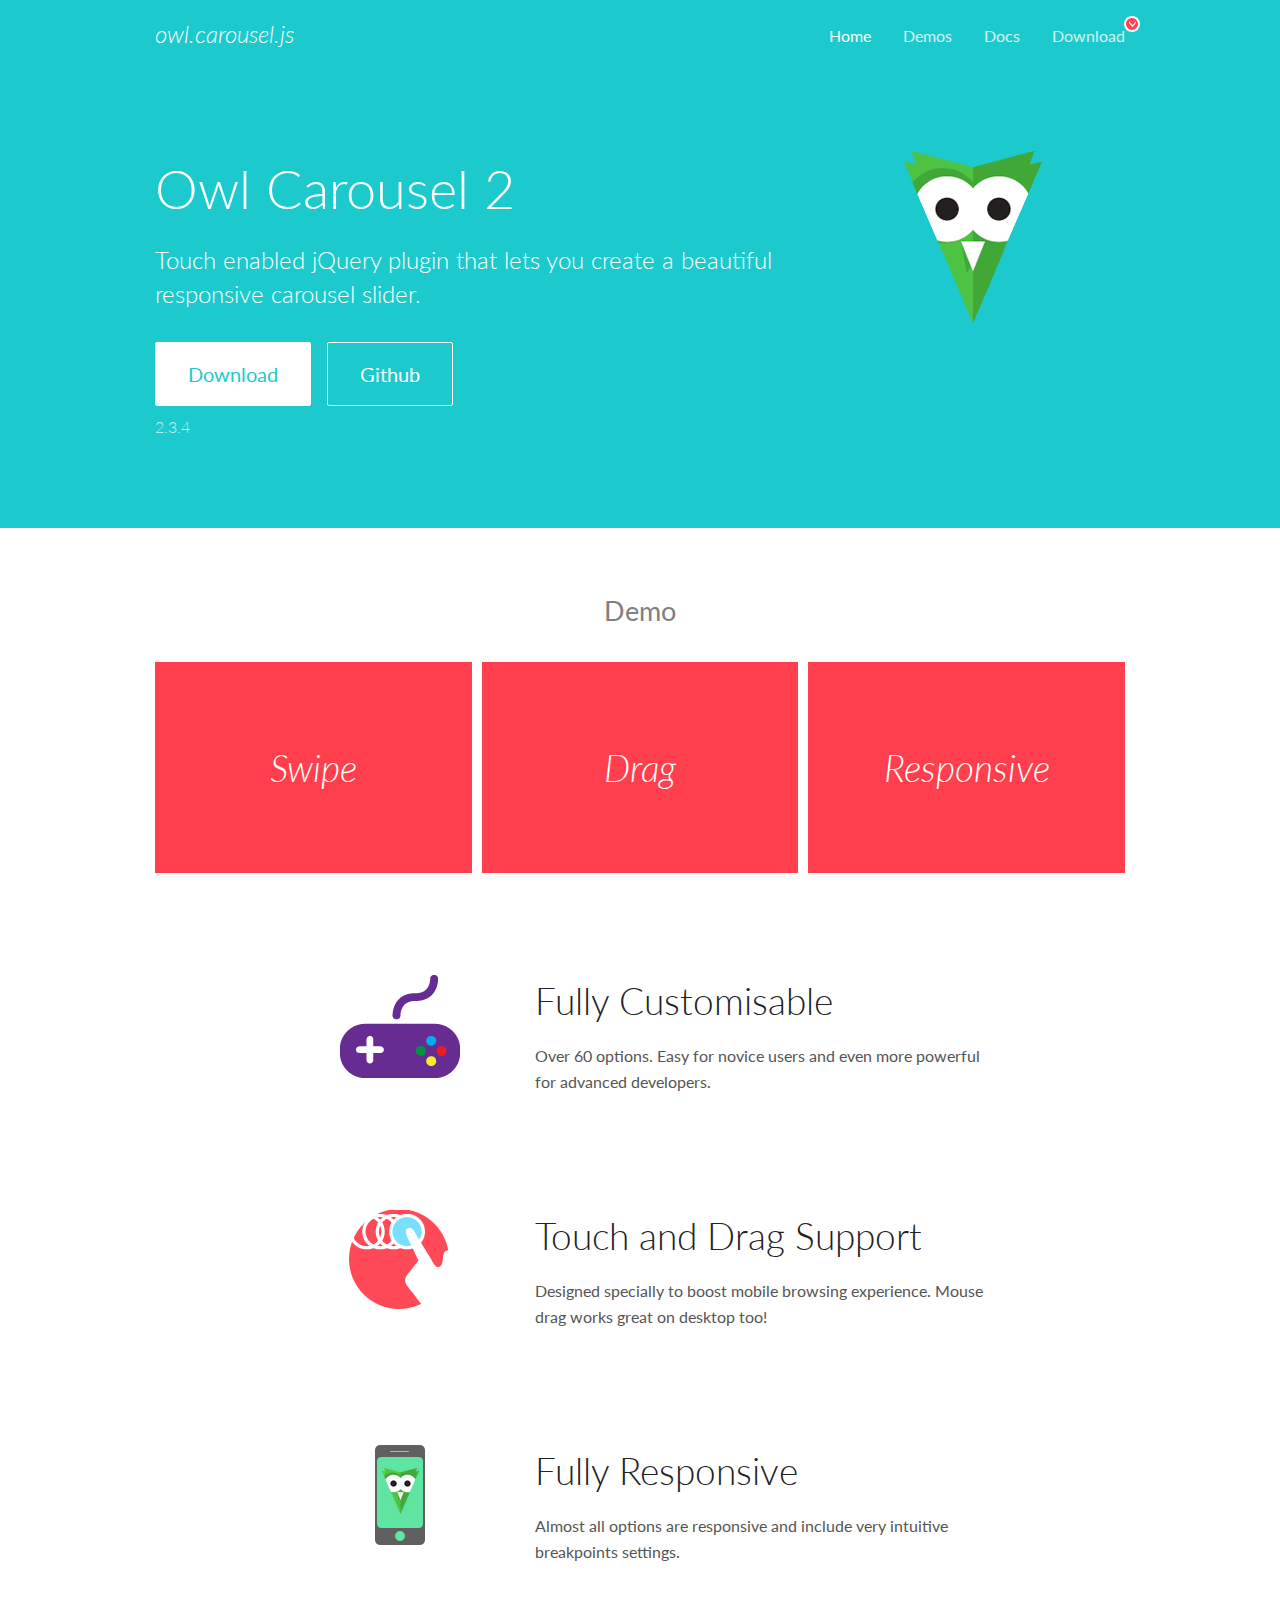
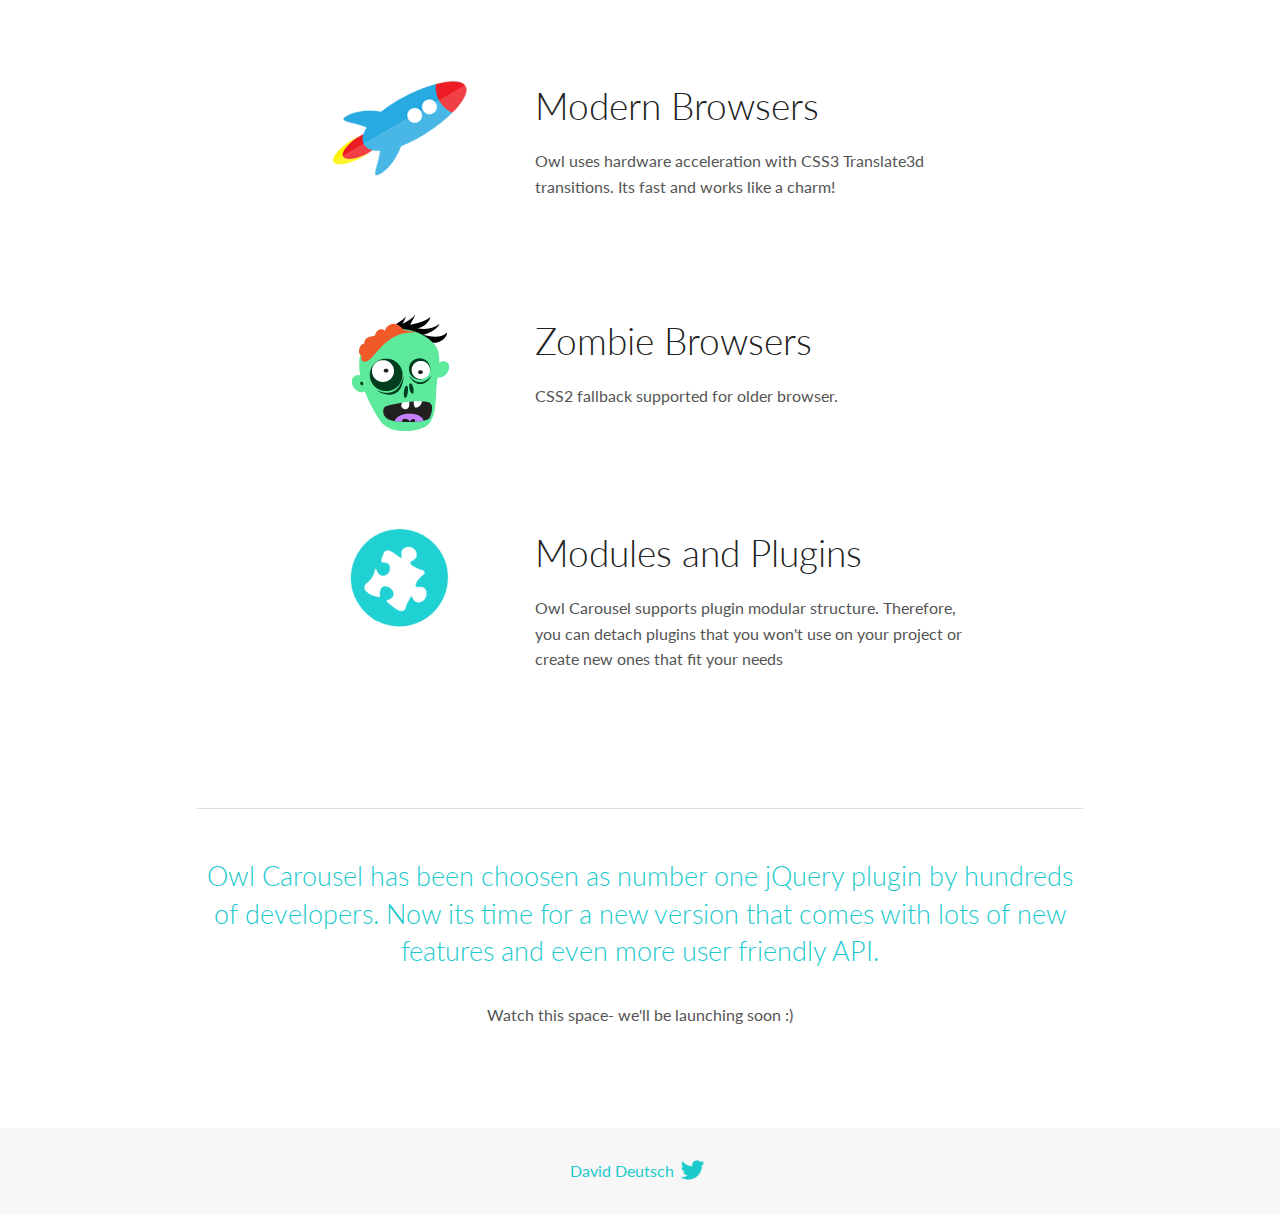
<file: assets/OwlCarousel2-2.3.4/docs/index.html>
<!DOCTYPE html>
<html lang="en">
  <head>

    <!-- head -->
    <meta charset="utf-8">
    <meta name="msapplication-tap-highlight" content="no" />
    <meta name="viewport" content="width=device-width, initial-scale=1.0" />
    <meta name="description" content="Touch enabled jQuery plugin that lets you create beautiful responsive carousel slider.">
    <meta name="author" content="David Deutsch">
    <title>
      Home | Owl Carousel | 2.3.4
    </title>

    <!-- Stylesheets -->
    <link href='https://fonts.googleapis.com/css?family=Lato:300,400,700,400italic,300italic' rel='stylesheet' type='text/css'>
    <link rel="stylesheet" href="assets/css/docs.theme.min.css">

    <!-- Owl Stylesheets -->
    <link rel="stylesheet" href="assets/owlcarousel/assets/owl.carousel.min.css">
    <link rel="stylesheet" href="assets/owlcarousel/assets/owl.theme.default.min.css">

    <!-- HTML5 shim and Respond.js IE8 support of HTML5 elements and media queries -->

    <!--[if lt IE 9]>
      <script src="https://oss.maxcdn.com/libs/html5shiv/3.7.0/html5shiv.js"></script>
      <script src="https://oss.maxcdn.com/libs/respond.js/1.3.0/respond.min.js"></script>
    <![endif]-->

    <!-- Favicons -->
    <link rel="apple-touch-icon-precomposed" sizes="144x144" href="assets/ico/apple-touch-icon-144-precomposed.png">
    <link rel="shortcut icon" href="assets/ico/favicon.png">
    <link rel="shortcut icon" href="favicon.ico">

    <!-- Yeah i know js should not be in header. Its required for demos.-->

    <!-- javascript -->
    <script src="assets/vendors/jquery.min.js"></script>
    <script src="assets/owlcarousel/owl.carousel.js"></script>
  </head>
  <body>

    <!-- header -->
    <header class="header">
      <div class="row">
        <div class="large-12 columns">
          <div class="brand left">
            <h3>
              <a href="/OwlCarousel2/">owl.carousel.js</a> 
            </h3>
          </div>
          <a id="toggle-nav" class="right">
            <span></span> <span></span> <span></span> 
          </a> 
          <div class="nav-bar">
            <ul class="clearfix">
              <li class="active">
                <a href="/OwlCarousel2/index.html">Home</a> 
              </li>
              <li> <a href="/OwlCarousel2/demos/demos.html">Demos</a>  </li>
              <li> <a href="/OwlCarousel2/docs/started-welcome.html">Docs</a>  </li>
              <li>
                <a href="https://github.com/OwlCarousel2/OwlCarousel2/archive/2.3.4.zip">Download</a> 
                <span class="download"></span> 
              </li>
            </ul>
          </div>
        </div>
      </div>
    </header>

    <!-- home panel -->
    <section id="hero">
      <div class="row">
        <div class="large-8 medium-8 columns">
          <h1>Owl Carousel 2</h1>
          <h4>Touch enabled jQuery plugin that lets you create a beautiful responsive carousel slider.</h4>
          <a href="https://github.com/OwlCarousel2/OwlCarousel2/archive/2.3.4.zip" class="hero-button">Download</a> 
          <a href="https://github.com/OwlCarousel2/OwlCarousel2" class="hero-button outline">Github</a> 
          <p>2.3.4</p>
        </div>
        <div class="large-4 medium-4 columns">
          <img class="owl-logo" src="assets/img/owl-logo.png" alt="mr. Owl">
        </div>
      </div>
    </section>

    <!-- body -->
    <div class="home-demo">
      <div class="row">
        <div class="large-12 columns">
          <h3>Demo</h3>
          <div class="owl-carousel">
            <div class="item">
              <h2>Swipe</h2>
            </div>
            <div class="item">
              <h2>Drag</h2>
            </div>
            <div class="item">
              <h2>Responsive</h2>
            </div>
            <div class="item">
              <h2>CSS3</h2>
            </div>
            <div class="item">
              <h2>Fast</h2>
            </div>
            <div class="item">
              <h2>Easy</h2>
            </div>
            <div class="item">
              <h2>Free</h2>
            </div>
            <div class="item">
              <h2>Upgradable</h2>
            </div>
            <div class="item">
              <h2>Tons of options</h2>
            </div>
            <div class="item">
              <h2>Infinity</h2>
            </div>
            <div class="item">
              <h2>Auto Width</h2>
            </div>
          </div>
        </div>
      </div>
    </div>
    <script>
      var owl = $('.owl-carousel');
      owl.owlCarousel({
        margin: 10,
        loop: true,
        responsive: {
          0: {
            items: 1
          },
          600: {
            items: 2
          },
          1000: {
            items: 3
          }
        }
      })
    </script>

    <!-- features -->
    <div id="features">
      <div class="row">
        <div class="small-12 medium-9 small-centered columns">
          <section class="row feature">
            <div class="medium-4 small-12 columns">
              <img src="assets/img/feature-options.png" alt="">
            </div>
            <div class="medium-8 small-12 columns">
              <h2>Fully Customisable</h2>
              <p>Over 60 options. Easy for novice users and even more powerful for advanced developers.</p>
            </div>
          </section>
          <section class="row feature">
            <div class="medium-4 small-12 columns">
              <img src="assets/img/feature-drag.png" alt="">
            </div>
            <div class="medium-8 small-12 columns">
              <h2>Touch and Drag Support</h2>
              <p>Designed specially to boost mobile browsing experience. Mouse drag works great on desktop too!</p>
            </div>
          </section>
          <section class="row feature">
            <div class="medium-4 small-12 columns">
              <img src="assets/img/feature-responsive.png" alt="">
            </div>
            <div class="medium-8 small-12 columns">
              <h2>Fully Responsive</h2>
              <p>Almost all options are responsive and include very intuitive breakpoints settings.</p>
            </div>
          </section>
          <section class="row feature">
            <div class="medium-4 small-12 columns">
              <img src="assets/img/feature-modern.png" alt="">
            </div>
            <div class="medium-8 small-12 columns">
              <h2>Modern Browsers</h2>
              <p>Owl uses hardware acceleration with CSS3 Translate3d transitions. Its fast and works like a charm! </p>
            </div>
          </section>
          <section class="row feature">
            <div class="medium-4 small-12 columns">
              <img src="assets/img/feature-zombie.png" alt="">
            </div>
            <div class="medium-8 small-12 columns">
              <h2>Zombie Browsers</h2>
              <p>CSS2 fallback supported for older browser.</p>
            </div>
          </section>
          <section class="row feature">
            <div class="medium-4 small-12 columns">
              <img src="assets/img/feature-module.png" alt="">
            </div>
            <div class="medium-8 small-12 columns">
              <h2>Modules and Plugins</h2>
              <p>Owl Carousel supports plugin modular structure. Therefore, you can detach plugins that you won&#x27;t use on your project or create new ones that fit your needs</p>
            </div>
          </section>
        </div>
      </div>
    </div>

    <!-- footer -->
    <section id="teaser-text">
      <div class="row">
        <div class="small-12 medium-11 small-centered columns">
          <hr>
          <h3 id="owl-carousel-has-been-choosen-as-number-one-jquery-plugin-by-hundreds-of-developers-now-its-time-for-a-new-version-that-comes-with-lots-of-new-features-and-even-more-user-friendly-api-">Owl Carousel has been choosen as number one jQuery plugin by hundreds of developers. Now its time for a new version that comes with lots of new features and even more user friendly API.</h3>
          <p>Watch this space- we&#39;ll be launching soon :)</p>
        </div>
      </div>
    </section>

    <!-- footer -->
    <footer class="footer">
      <div class="row">
        <div class="large-12 columns">
          <h5>
            <a href="/OwlCarousel2/docs/support-contact.html">David Deutsch</a> 
            <a id="custom-tweet-button" href="https://twitter.com/share?url=https://github.com/OwlCarousel2/OwlCarousel2&text=Owl Carousel - This is so awesome! " target="_blank"></a> 
          </h5>
        </div>
      </div>
    </footer>

    <!-- vendors -->
    <script src="assets/vendors/highlight.js"></script>
    <script src="assets/js/app.js"></script>
  </body>
</html>
</file>
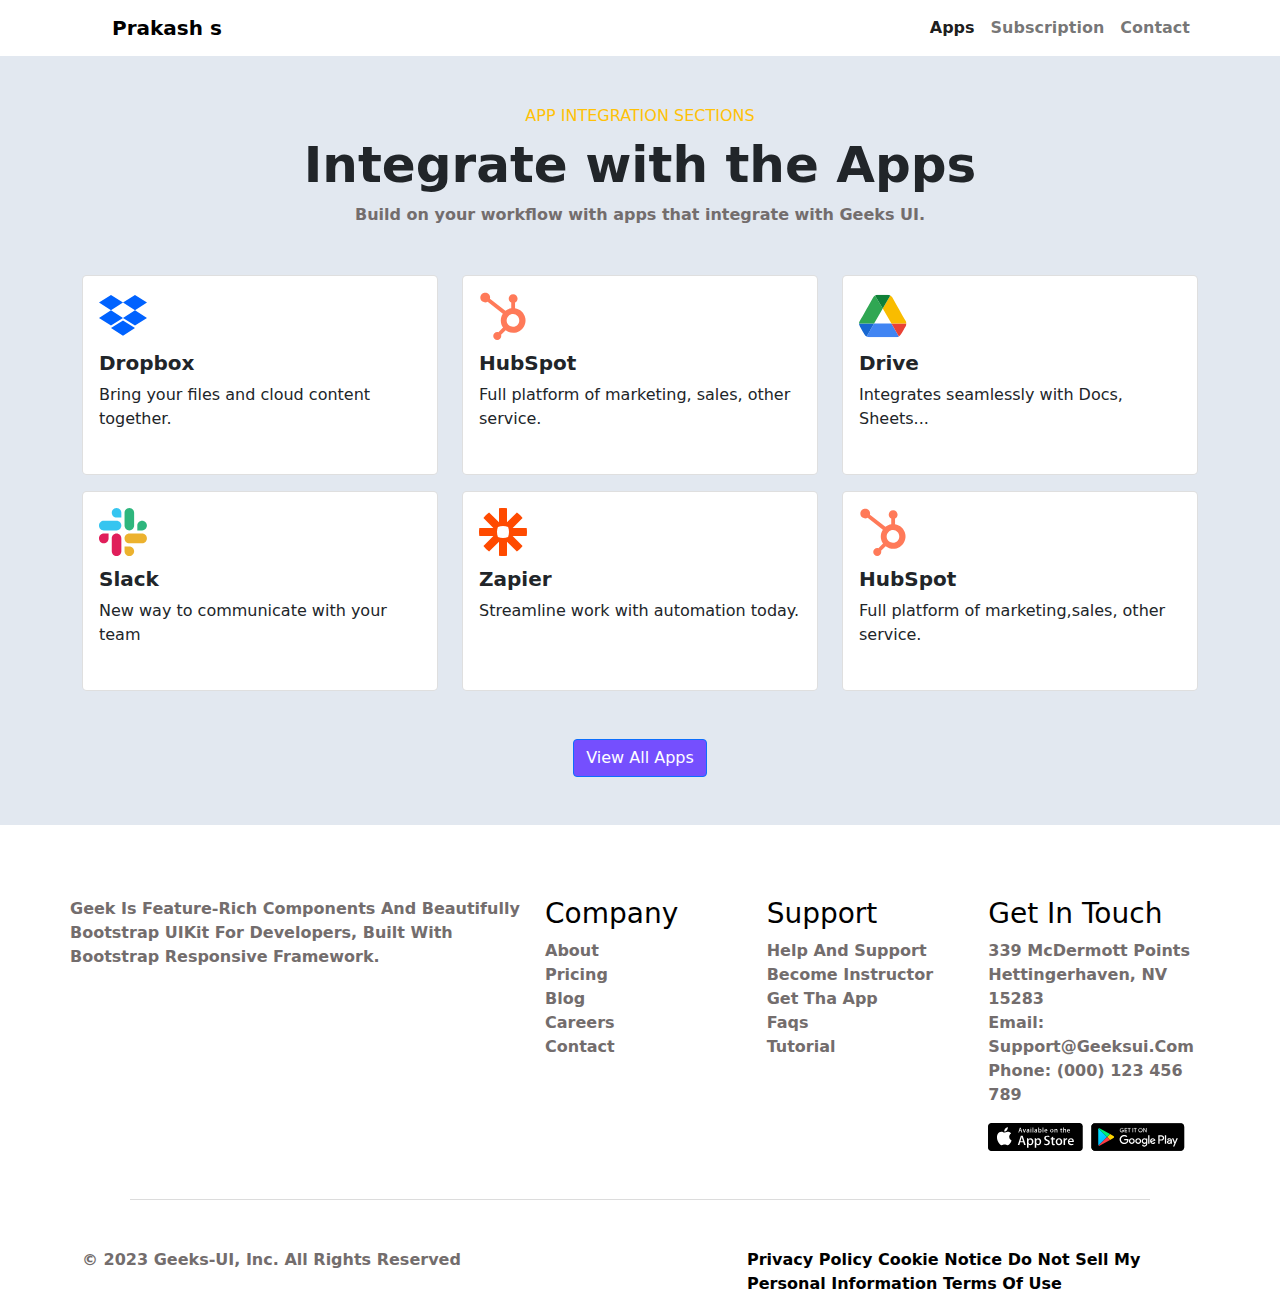
<file: html/Apps.html>
<!DOCTYPE html>
<html lang="en">

<head>
    <meta charset="UTF-8">
    <meta name="viewport" content="width=device-width, initial-scale=1.0">
    <title>Wiser-Web Apss</title>
    <link rel="shortcut icon" href="../assets/image/faviicon.jpg" type="image/x-icon" />
    <link rel="stylesheet" href="../assets/bootstrap-5.0.2-dist/css/bootstrap.min.css">
    <link rel="stylesheet" href="../css/style.css">
</head>

<body>
    <section>
        <nav class="navbar navbar-expand-lg navbar-light">
            <div class="container">
                <a href="../index.html" class="liner text-decoration-none">Prakash s</a>
                <button class="navbar-toggler" type="button" data-bs-toggle="collapse" data-bs-target="#navbarScroll"
                    aria-controls="navbarScroll" aria-expanded="false" aria-label="Toggle navigation">
                    <span class="navbar-toggler-icon"></span>
                </button>
                <div class="collapse navbar-collapse" id="navbarScroll">
                    <ul class="navbar-nav ms-auto my-2 my-lg-0 navbar-nav-scroll" style="--bs-scroll-height: 100px;">
                        <li class="nav-item">
                            <a class="nav-link active" aria-current="page" href="#">Apps</a>
                        </li>
                        <li class="nav-item dropdown">
                            <a class="nav-link " href="../html/Subscription.html">
                                Subscription
                            </a>
                        </li>
                        <li class="nav-item">
                            <a class="nav-link " href="../html/contact.html" tabindex="-1"
                                aria-disabled="true">Contact</a>
                        </li>
                    </ul>
                </div>
            </div>
        </nav>
    </section>
    <section class="apps ">
        <div class="container d-flex flex-column align-items-center">
            <div class="text-warning mt-5">APP INTEGRATION SECTIONS</div>
            <div class="integrate">Integrate with the Apps</div>
            <div class="text-gray mt-3 mt-lg-0">Build on your workflow with apps that integrate with Geeks UI.</div>
        </div>
        <div class="container mt-5">
            <div class="row">
                <div class="col-6 col-md-4 col-lg ">
                    <div class="card p-3 rounded-3">
                        <img class="w-25 mb-2" src="../assets/image/logoapp1.svg" alt="">
                        <div class="bold">Dropbox</div>
                        <div>Bring your files and cloud content together.</div>
                    </div>
                </div>
                <div class="col-6 col-md-4 col-lg">
                    <div class="card p-3 rounded-3">
                        <img class="w-25 mb-2" src="../assets/image/logoapp2.svg" alt="">
                        <div class="bold">HubSpot</div>
                        <div>Full platform of marketing, sales, other service.</div>
                    </div>
                </div>
                <div class="col-6 col-md-4 col-lg">
                    <div class="card p-3 rounded-3 mt-3 mt-lg-0">
                        <img class="w-25 mb-2" src="../assets/image/logoapp3.svg" alt="">
                        <div class="bold">Drive</div>
                        <div>Integrates seamlessly with Docs, Sheets...</div>
                    </div>
                </div>
                <div class="col-6 col-md-4 col-lg">
                    <div class="card p-3 rounded-3 mt-3 ">
                        <img class="w-25 mb-2" src="../assets/image/logoapp4.svg" alt="">
                        <div class="bold">Slack</div>
                        <div>New way to communicate with your team</div>
                    </div>
                </div>
                <div class="col-6 col-md-4 col-lg">
                    <div class="card p-3 rounded-3 mt-3 ">
                        <img class="w-25 mb-2" src="../assets/image/logoapp5.svg" alt="">
                        <div class="bold">Zapier</div>
                        <div>Streamline work with automation today.</div>
                    </div>
                </div>
                <div class="col-6 col-md-4 col-lg">
                    <div class="card p-3 rounded-3 mt-3">
                        <img class="w-25 mb-2" src="../assets/image/logoapp6.svg" alt="">
                        <div class="bold">HubSpot</div>
                        <div>Full platform of marketing,sales, other service.</div>
                    </div>
                </div>
            </div>
            <div class="btnparent d-flex justify-content-center">
                <a href="./html/contact.html" class="btn btn-primary mt-5 mb-5">view all apps</a>
            </div>
        </div>
    </section>
    <section class="footer mt-5">
        <div class="container">
            <div class="row">
                <div class="col-lg-5 ps-4 ps-lg-0">
                    <div class="mt-4 mb-4">Geek is feature-rich components and beautifully Bootstrap UIKit for
                        developers, built with bootstrap responsive framework.</div>
                    <i class="fa fa-facebook-official" aria-hidden="true"></i>
                    <i class="fa fa-instagram" aria-hidden="true"></i>
                    <i class="fa fa-twitter" aria-hidden="true"></i>
                </div>
                <div class="col-lg-7">
                    <div class="row">
                        <div class="col-sm-6 col-md-4 col-lg-4 mt-4 ps-4 ps-lg-0">
                            <div class="h3">company</div>
                            <div>about</div>
                            <div>pricing</div>
                            <div>blog</div>
                            <div>careers</div>
                            <div>contact</div>
                        </div>
                        <div class="col-sm-6 col-md-4 col-lg-4 mt-4 ps-4 ps-lg-0">
                            <div class="h3">support</div>
                            <div>help and support</div>
                            <div>become instructor</div>
                            <div>get tha app</div>
                            <div>faqs</div>
                            <div>tutorial</div>
                        </div>
                        <div class="col-sm-6 col-md-4 col-lg- mt-4 ps-4 ps-lg-0">
                            <div class="h3">get in touch</div>
                            <div>339 McDermott Points Hettingerhaven, NV</div>
                            <div>15283</div>
                            <div>Email: support@geeksui.com</div>
                            <div>Phone: (000) 123 456 789</div>
                            <div class="d-flex gap-2">
                                <img class="mt-3 p-0 md-p-3 w-25 " src="../assets/image/footer1.svg" alt="">
                                <img class="mt-3 p-0 md-p-3 w-25" src="../assets/image/footer2.svg" alt="">
                            </div>
                        </div>
                    </div>
                </div>
            </div>
            <div class="underline m-5"></div>
            <div class="row">
                <div class="col-6 col-lg-7">
                    <div>© 2023 Geeks-UI, Inc. All Rights Reserved</div>
                </div>
                <div class="col-6 col-lg-5">
                    <div class="row">
                        <div class="col-12">
                            <a class="end" href="#"> Privacy Policy</a>
                            <a class="end" href="#"> Cookie Notice</a>
                            <a class="end" href="#"> Do Not Sell My Personal Information</a>
                            <a class="end" href="#"> Terms of Use</a>
                        </div>
                    </div>
                </div>
            </div>
        </div>
    </section>
    <script src="../assets/bootstrap-5.0.2-dist/js/bootstrap.bundle.min.js"></script>
</body>

</html>
</file>
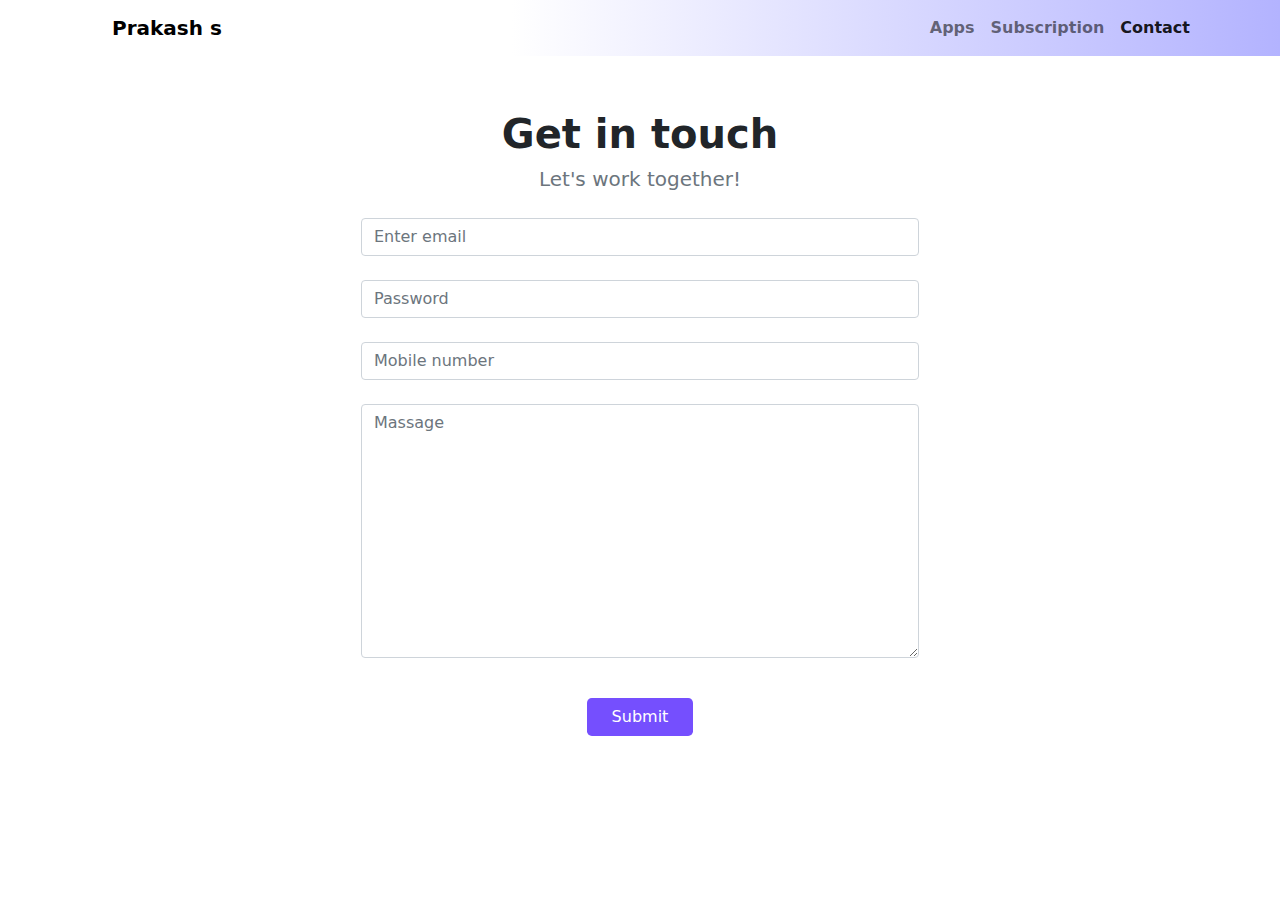
<file: html/contact.html>
<!DOCTYPE html>
<html lang="en">

<head>
    <meta charset="UTF-8">
    <meta name="viewport" content="width=device-width, initial-scale=1.0">
    <title>Wiser-Web Contact</title>
    <link rel="shortcut icon" href="../assets/image/faviicon.jpg" type="image/x-icon" />
    <link rel="stylesheet" href="../assets/bootstrap-5.0.2-dist/css/bootstrap.min.css">
    <link rel="stylesheet" href="../css/style.css">
</head>

<body>
    <section class="bg-violet">
        <nav class="navbar navbar-expand-lg navbar-light">
            <div class="container">
                <a href="../index.html" class="liner text-decoration-none">Prakash s</a>
                <button class="navbar-toggler" type="button" data-bs-toggle="collapse" data-bs-target="#navbarScroll"
                    aria-controls="navbarScroll" aria-expanded="false" aria-label="Toggle navigation">
                    <span class="navbar-toggler-icon"></span>
                </button>
                <div class="collapse navbar-collapse" id="navbarScroll">
                    <ul class="navbar-nav ms-auto my-2  my-lg-0 navbar-nav-scroll" style="--bs-scroll-height: 100px;">
                        <li class="nav-item">
                            <a class="nav-link " aria-current="page" href="../html/Apps.html">Apps</a>
                        </li>
                        <li class="nav-item ">
                            <a class="nav-link" href="../html/Subscription.html">
                                Subscription
                            </a>
                        </li>
                        <li class="nav-item">
                            <a class="nav-link active" href="#" tabindex="-1" aria-disabled="true">Contact</a>
                        </li>
                    </ul>
                </div>
            </div>
        </nav>
    </section>
    <section>
        <div class="container Experience ">
            <div class="pt-5">
                <div class="fs-1 fw-bold text-center">Get in touch</div>
                <div class="fs-5 text-muted text-center">Let's work together!</div>
            </div>
            <form action="../html/client.html ">
                <div class="d-flex flex-column  Contact m-auto">
                    <input type="email" class="form-control my-4" id="email" placeholder="Enter email" name="email">
                    <input type="password" class="form-control" id="pwdn" placeholder="Password" name="email">
                    <input type="tel" class="form-control my-4" id="pwd" placeholder="Mobile number">
                    <div class="mb-3">
                        <textarea class="form-control" id="exampleFormControlTextarea1" placeholder="Massage"
                            rows="10"></textarea>
                    </div>
                    <div class="btn m-auto bg-primary text-white  my-4 px-4 rounded-3 work">Submit</div>
                </div>
        </div>
    </section>
    <script src="../assets/bootstrap-5.0.2-dist/js/bootstrap.bundle.min.js"></script>
</body>

</html>
</file>
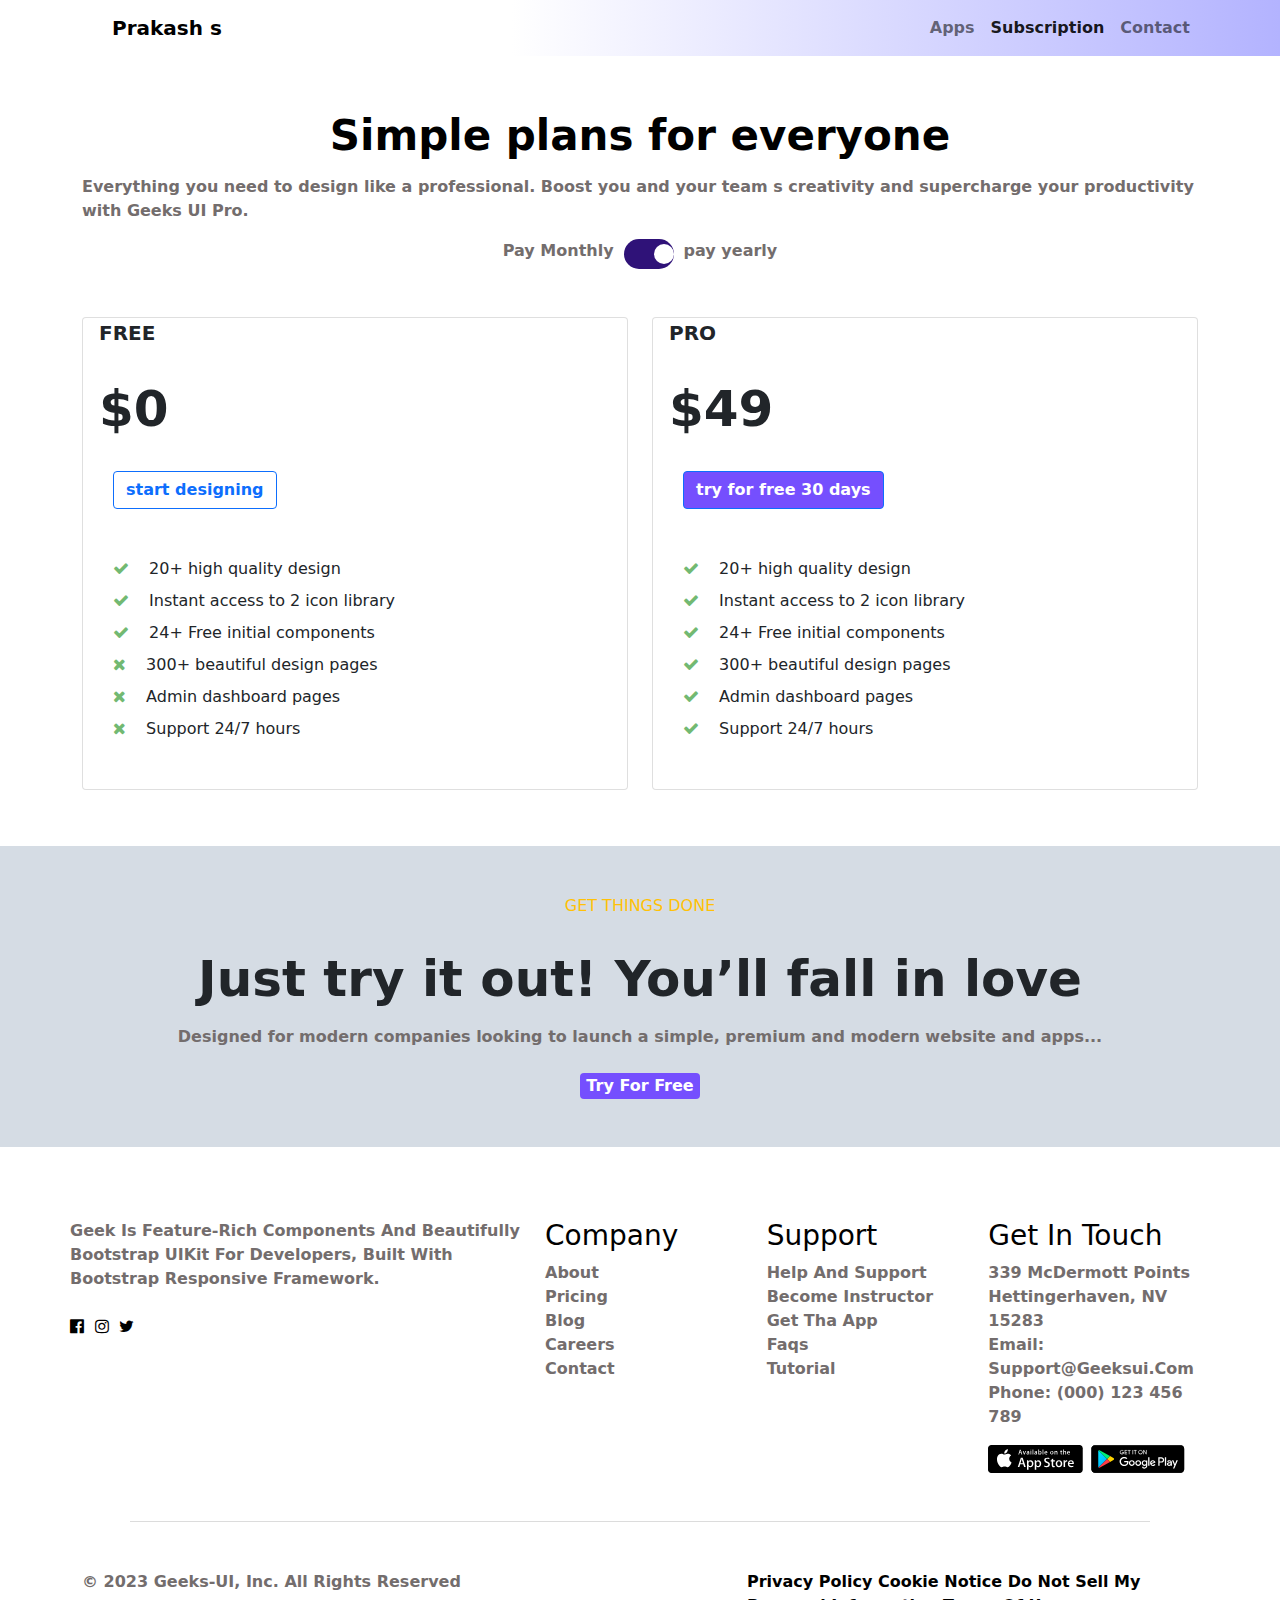
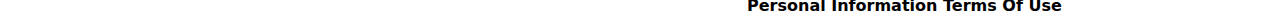
<file: html/Subscription.html>
<!DOCTYPE html>
<html lang="en">

<head>
    <meta charset="UTF-8">
    <meta name="viewport" content="width=device-width, initial-scale=1.0">
    <title>Wiser-Web Subscription</title>
    <link rel="shortcut icon" href="../assets/image/faviicon.jpg" type="image/x-icon" />
    <link rel="stylesheet" href="../assets/bootstrap-5.0.2-dist/css/bootstrap.min.css">
    <link rel="stylesheet" href="../assets/font-awesome-4.7.0/font-awesome-4.7.0/css/font-awesome.min.css" />
    <link rel="stylesheet" href="../css/style.css">
</head>

<body>
    <section class="bg-violet">
        <nav class="navbar navbar-expand-lg navbar-light">
            <div class="container">
                <a href="../index.html" class="liner text-decoration-none">Prakash s</a>
                <button class="navbar-toggler" type="button" data-bs-toggle="collapse" data-bs-target="#navbarScroll"
                    aria-controls="navbarScroll" aria-expanded="false" aria-label="Toggle navigation">
                    <span class="navbar-toggler-icon"></span>
                </button>
                <div class="collapse navbar-collapse" id="navbarScroll">
                    <ul class="navbar-nav ms-auto my-2 my-lg-0 navbar-nav-scroll" style="--bs-scroll-height: 100px;">
                        <li class="nav-item">
                            <a class="nav-link " aria-current="page" href="../html/Apps.html">Apps</a>
                        </li>
                        <li class="nav-item dropdown">
                            <a class="nav-link active" href="#">
                                Subscription
                            </a>
                        </li>
                        <li class="nav-item">
                            <a class="nav-link " href="../html/contact.html" tabindex="-1"
                                aria-disabled="true">Contact</a>
                        </li>
                    </ul>
                </div>
            </div>
        </nav>
    </section>
    <section class="simple-plans mt-5">
        <div class="container">
            <div class="planss mt-2 d-flex justify-content-center">Simple plans for everyone</div>
            <div class=" plans mt-2 d-flex justify-content-center">Everything you need to design like a
                professional.
                Boost you and your team s creativity and supercharge your productivity with Geeks UI Pro.
            </div>
            <div class="d-flex justify-content-center">
                <div class="pay mt-3">Pay Monthly</div>
                <label class="switch mt-3">
                    <input type="checkbox" checked>
                    <span class="slider round"></span>
                </label>
                <div class="pays mt-3">pay yearly</div>
            </div>
            <div class="row mt-5">
                <div class="col-md-6">
                    <div class="card ">
                        <div class="free ps-3 mb-4">free</div>
                        <div class=" dollar ps-3 mb-4">$0</div>
                        <a class="btn btn-block btn-outline-primary" href=""> start designing</a>
                        <div class="quality mt-5"><i class="fa fa-check" aria-hidden="true"></i> 20+ high
                            quality design
                        </div>
                        <div class="quality mt-2"><i class="fa fa-check" aria-hidden="true"></i> Instant
                            access to 2
                            icon library</div>
                        <div class="quality mt-2"><i class="fa fa-check" aria-hidden="true"></i> 24+ Free
                            initial
                            components</div>
                        <div class="quality mt-2"><i class="fa fa-times" aria-hidden="true"></i> 300+
                            beautiful design
                            pages</div>
                        <div class="quality mt-2"><i class="fa fa-times" aria-hidden="true"></i> Admin
                            dashboard pages
                        </div>
                        <div class="quality mt-2 mb-5"><i class="fa fa-times" aria-hidden="true"></i>
                            Support 24/7 hours
                        </div>
                    </div>
                </div>
                <div class="col-md-6 mt-5 mt-lg-0">
                    <div class="card mb-5">
                        <div class="free  ps-3 mb-4 ">pro</div>
                        <div class="dollar ps-3 mb-4">$49</div>
                        <a class="btnn btn btn-block btn-primary" href="">try for free 30 days</a>
                        <div class="quality mt-5"><i class="fa fa-check" aria-hidden="true"></i> 20+ high
                            quality design
                        </div>
                        <div class="quality mt-2"><i class="fa fa-check" aria-hidden="true"></i> Instant
                            access to 2
                            icon library</div>
                        <div class="quality mt-2"><i class="fa fa-check" aria-hidden="true"></i> 24+ Free
                            initial
                            components</div>
                        <div class="quality mt-2"><i class="fa fa-check" aria-hidden="true"></i> 300+
                            beautiful design
                            pages</div>
                        <div class="quality mt-2"><i class="fa fa-check" aria-hidden="true"></i> Admin
                            dashboard pages
                        </div>
                        <div class="quality mt-2 mb-5"><i class="fa fa-check" aria-hidden="true"></i>
                            Support 24/7 hours
                        </div>
                    </div>
                </div>
            </div>
        </div>
    </section>
    </div>
    </nav>
    </section>
    <section class="things mt-2">
        <div class="container">
            <div class="d-flex flex-column align-items-center">
                <div class="text-warning mt-5">GET THINGS DONE</div>
                <div class="fall mt-4">Just try it out! You’ll fall in love</div>
                <div class="plans mt-2">Designed for modern companies looking to launch a simple, premium and modern
                    website and apps...</div>
                <button class="btn-bolue mt-4 mb-5 cursor">try for free</button>
            </div>
        </div>
    </section>
    <section class="footer mt-5">
        <div class="container">
            <div class="row">
                <div class="col-lg-5 ps-4 ps-lg-0">
                    <div class="mt-4 mb-4">Geek is feature-rich components and beautifully Bootstrap UIKit for
                        developers, built with bootstrap responsive framework.</div>
                    <i class="fa fa-facebook-official" aria-hidden="true"></i>
                    <i class="fa fa-instagram" aria-hidden="true"></i>
                    <i class="fa fa-twitter" aria-hidden="true"></i>
                </div>
                <div class="col-lg-7">
                    <div class="row">
                        <div class="col-sm-6 col-md-4 col-lg-4 mt-4 ps-4 ps-lg-0">
                            <div class="h3">company</div>
                            <div>about</div>
                            <div>pricing</div>
                            <div>blog</div>
                            <div>careers</div>
                            <div>contact</div>
                        </div>
                        <div class="col-sm-6 col-md-4 col-lg-4 mt-4 ps-4 ps-lg-0">
                            <div class="h3">support</div>
                            <div>help and support</div>
                            <div>become instructor</div>
                            <div>get tha app</div>
                            <div>faqs</div>
                            <div>tutorial</div>
                        </div>
                        <div class="col-sm-6 col-md-4 col-lg- mt-4 ps-4 ps-lg-0">
                            <div class="h3">get in touch</div>
                            <div>339 McDermott Points Hettingerhaven, NV</div>
                            <div>15283</div>
                            <div>Email: support@geeksui.com</div>
                            <div>Phone: (000) 123 456 789</div>
                            <div class="d-flex gap-2">
                                <img class="mt-3 p-0 md-p-3 w-25 " src="../assets/image/footer1.svg" alt="">
                                <img class="mt-3 p-0 md-p-3 w-25" src="../assets/image/footer2.svg" alt="">
                            </div>
                        </div>
                    </div>
                </div>
            </div>
            <div class="underline m-5"></div>
            <div class="row">
                <div class="col-6 col-lg-7">
                    <div>© 2023 Geeks-UI, Inc. All Rights Reserved</div>
                </div>
                <div class="col-6 col-lg-5">
                    <div class="row">
                        <div class="col-12">
                            <a class="end" href="#"> Privacy Policy</a>
                            <a class="end" href="#"> Cookie Notice</a>
                            <a class="end" href="#"> Do Not Sell My Personal Information</a>
                            <a class="end" href="#"> Terms of Use</a>
                        </div>
                    </div>
                </div>
            </div>
        </div>
    </section>
    <script src="../assets/bootstrap-5.0.2-dist/js/bootstrap.bundle.min.js"></script>
</body>

</html>
</file>
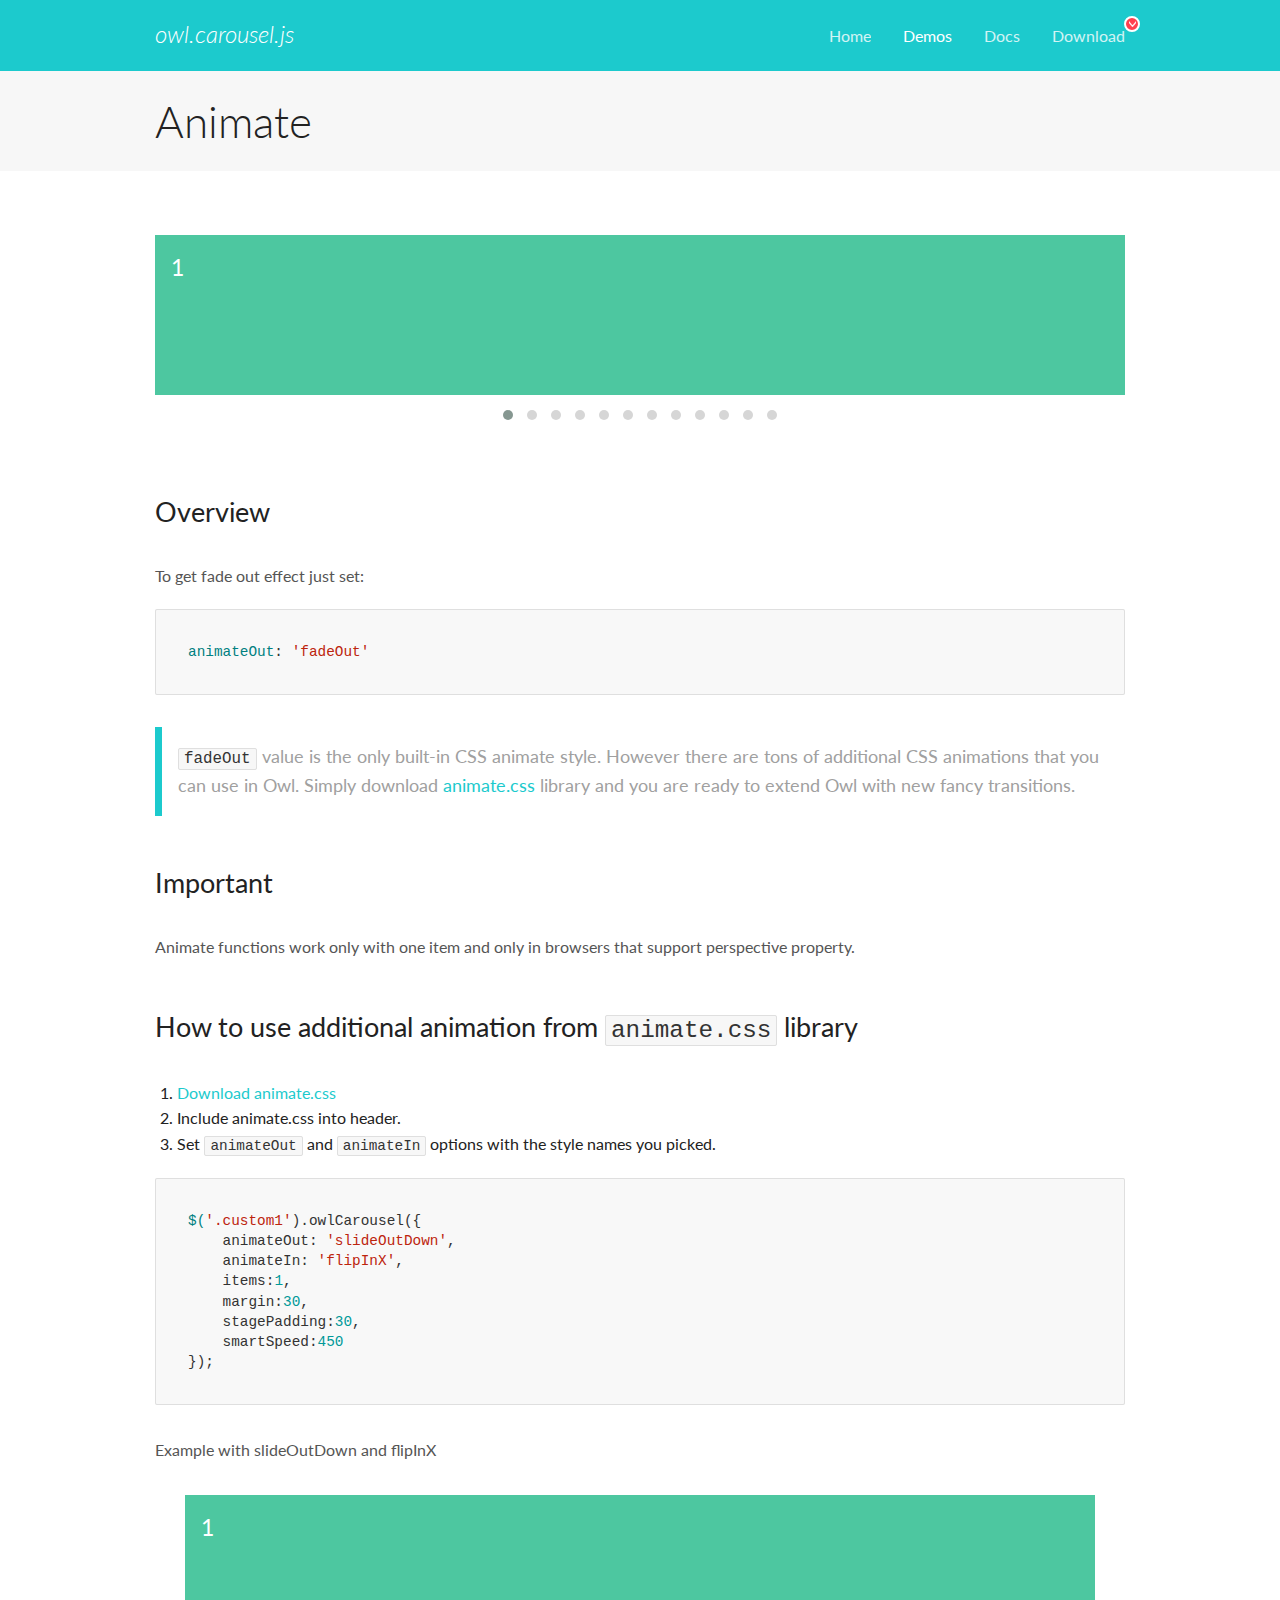
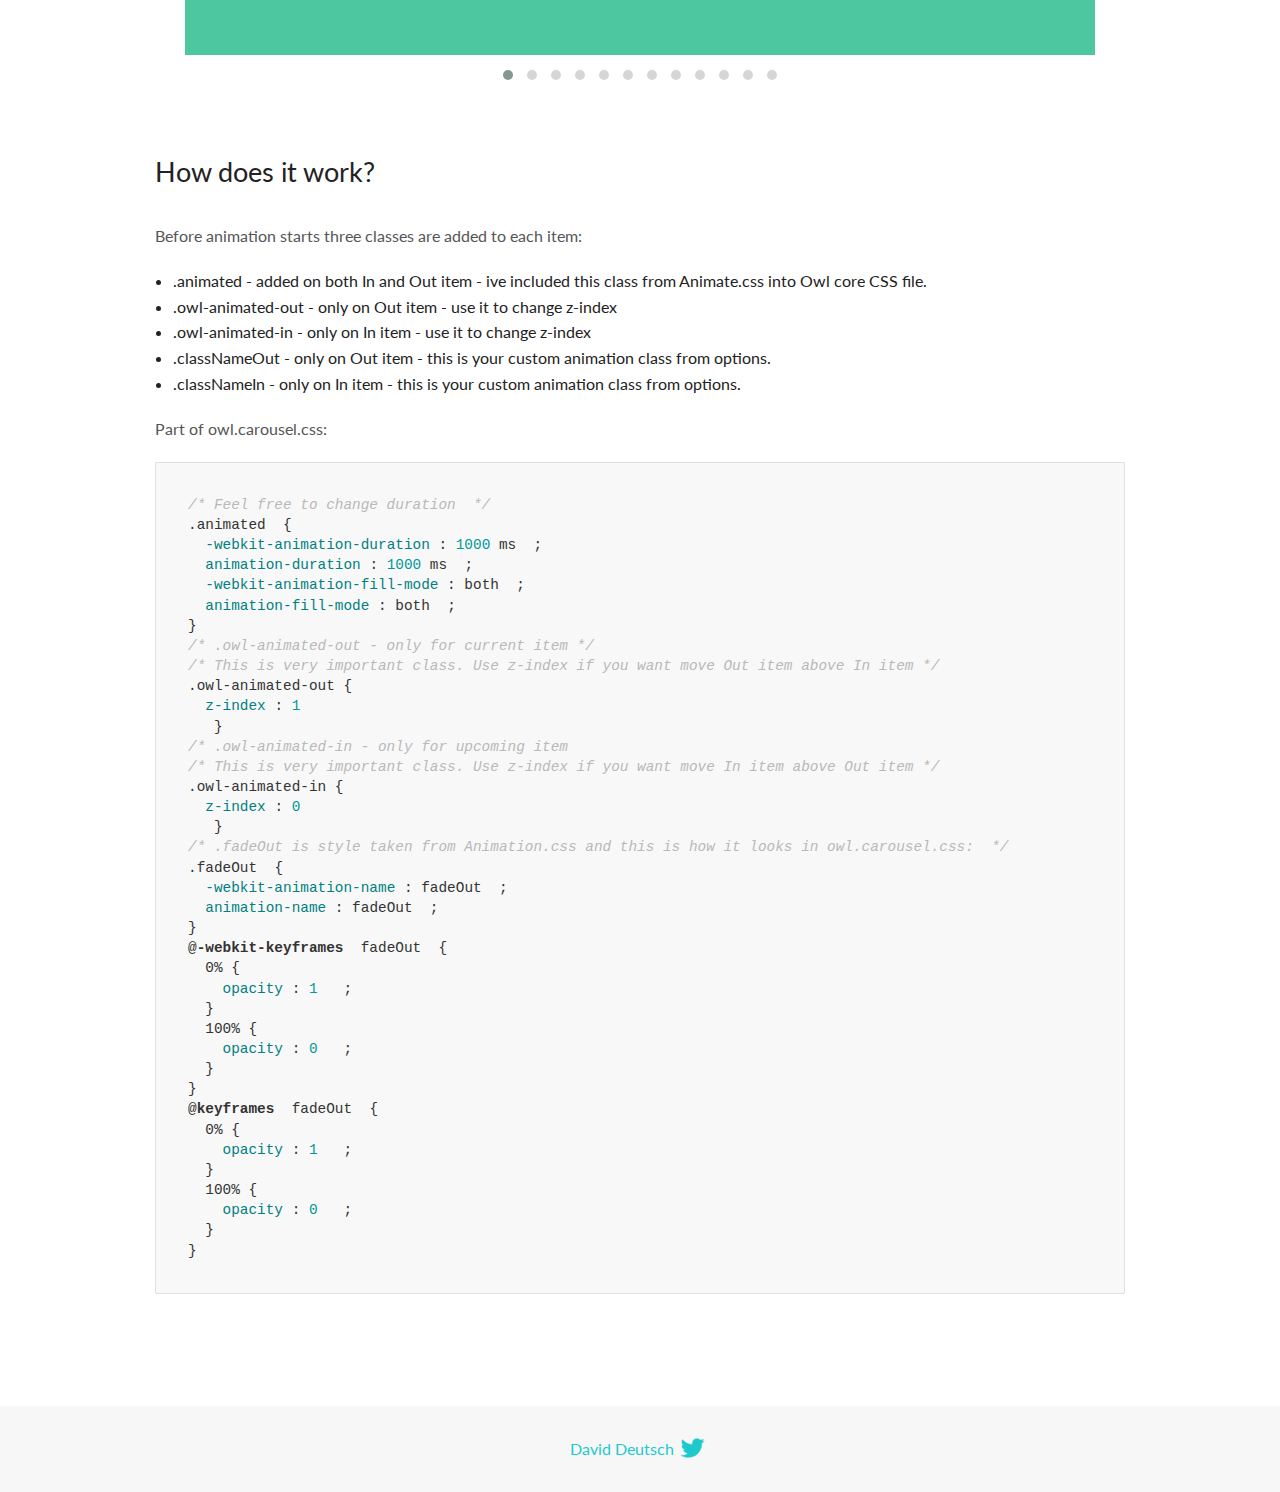
<file: assets/OwlCarousel2-2.3.4/docs/demos/animate.html>
<!DOCTYPE html>
<html lang="en">
  <head>

    <!-- head -->
    <meta charset="utf-8">
    <meta name="msapplication-tap-highlight" content="no" />
    <meta name="viewport" content="width=device-width, initial-scale=1.0" />
    <meta name="description" content="Animate carousel">
    <meta name="author" content="David Deutsch">
    <title>
      Animate Demo | Owl Carousel | 2.3.4
    </title>

    <!-- Stylesheets -->
    <link href='https://fonts.googleapis.com/css?family=Lato:300,400,700,400italic,300italic' rel='stylesheet' type='text/css'>
    <link rel="stylesheet" href="../assets/css/docs.theme.min.css">

    <!-- Owl Stylesheets -->
    <link rel="stylesheet" href="../assets/owlcarousel/assets/owl.carousel.min.css">
    <link rel="stylesheet" href="../assets/owlcarousel/assets/owl.theme.default.min.css">

    <!-- HTML5 shim and Respond.js IE8 support of HTML5 elements and media queries -->

    <!--[if lt IE 9]>
      <script src="https://oss.maxcdn.com/libs/html5shiv/3.7.0/html5shiv.js"></script>
      <script src="https://oss.maxcdn.com/libs/respond.js/1.3.0/respond.min.js"></script>
    <![endif]-->

    <!-- Favicons -->
    <link rel="apple-touch-icon-precomposed" sizes="144x144" href="../assets/ico/apple-touch-icon-144-precomposed.png">
    <link rel="shortcut icon" href="../assets/ico/favicon.png">
    <link rel="shortcut icon" href="favicon.ico">

    <!-- Yeah i know js should not be in header. Its required for demos.-->

    <!-- javascript -->
    <script src="../assets/vendors/jquery.min.js"></script>
    <script src="../assets/owlcarousel/owl.carousel.js"></script>
  </head>
  <body>

    <!-- header -->
    <header class="header">
      <div class="row">
        <div class="large-12 columns">
          <div class="brand left">
            <h3>
              <a href="/OwlCarousel2/">owl.carousel.js</a> 
            </h3>
          </div>
          <a id="toggle-nav" class="right">
            <span></span> <span></span> <span></span> 
          </a> 
          <div class="nav-bar">
            <ul class="clearfix">
              <li> <a href="/OwlCarousel2/index.html">Home</a>  </li>
              <li class="active">
                <a href="/OwlCarousel2/demos/demos.html">Demos</a> 
              </li>
              <li> <a href="/OwlCarousel2/docs/started-welcome.html">Docs</a>  </li>
              <li>
                <a href="https://github.com/OwlCarousel2/OwlCarousel2/archive/2.3.4.zip">Download</a> 
                <span class="download"></span> 
              </li>
            </ul>
          </div>
        </div>
      </div>
    </header>

    <!-- title -->
    <section class="title">
      <div class="row">
        <div class="large-12 columns">
          <h1>Animate</h1>
        </div>
      </div>
    </section>

    <!--  Demos -->
    <section id="demos">
      <div class="row">
        <div class="large-12 columns">
          <div class="fadeOut owl-carousel owl-theme">
            <div class="item">
              <h4>1</h4>
            </div>
            <div class="item">
              <h4>2</h4>
            </div>
            <div class="item">
              <h4>3</h4>
            </div>
            <div class="item">
              <h4>4</h4>
            </div>
            <div class="item">
              <h4>5</h4>
            </div>
            <div class="item">
              <h4>6</h4>
            </div>
            <div class="item">
              <h4>7</h4>
            </div>
            <div class="item">
              <h4>8</h4>
            </div>
            <div class="item">
              <h4>9</h4>
            </div>
            <div class="item">
              <h4>10</h4>
            </div>
            <div class="item">
              <h4>11</h4>
            </div>
            <div class="item">
              <h4>12</h4>
            </div>
          </div>
          <h3 id="overview">Overview</h3>
          <p>To get fade out effect just set:</p>
          <pre><code>animateOut: &#39;fadeOut&#39;</code></pre>
          <blockquote>
            <p><code>fadeOut</code> value is the only built-in CSS animate style. However there are tons of additional CSS animations that you can use in Owl. Simply download
              <a href="https://daneden.github.io/animate.css/">animate.css</a>  library and you are ready to extend Owl with new fancy transitions.</p>
          </blockquote>
          <h3 id="important">Important</h3>
          <p>Animate functions work only with one item and only in browsers that support perspective property.</p>
          <h3 id="how-to-use-additional-animation-from-animate-css-library">How to use additional animation from <code>animate.css</code> library</h3>
          <ol>
            <li> <a href="https://daneden.github.io/animate.css/">Download animate.css</a>  </li>
            <li>Include animate.css into header.</li>
            <li>Set <code>animateOut</code> and <code>animateIn</code> options with the style names you picked.</li>
          </ol>
          <pre><code>$(&#39;.custom1&#39;).owlCarousel({
    animateOut: &#39;slideOutDown&#39;,
    animateIn: &#39;flipInX&#39;,
    items:1,
    margin:30,
    stagePadding:30,
    smartSpeed:450
});</code></pre>
          <p>Example with slideOutDown and flipInX</p>
          <div class="custom1 owl-carousel owl-theme">
            <div class="item">
              <h4>1</h4>
            </div>
            <div class="item">
              <h4>2</h4>
            </div>
            <div class="item">
              <h4>3</h4>
            </div>
            <div class="item">
              <h4>4</h4>
            </div>
            <div class="item">
              <h4>5</h4>
            </div>
            <div class="item">
              <h4>6</h4>
            </div>
            <div class="item">
              <h4>7</h4>
            </div>
            <div class="item">
              <h4>8</h4>
            </div>
            <div class="item">
              <h4>9</h4>
            </div>
            <div class="item">
              <h4>10</h4>
            </div>
            <div class="item">
              <h4>11</h4>
            </div>
            <div class="item">
              <h4>12</h4>
            </div>
          </div>
          <h3 id="how-does-it-work-">How does it work?</h3>
          <p>Before animation starts three classes are added to each item:</p>
          <ul>
            <li>.animated - added on both In and Out item - ive included this class from Animate.css into Owl core CSS file.</li>
            <li>.owl-animated-out - only on Out item - use it to change z-index</li>
            <li>.owl-animated-in - only on In item - use it to change z-index</li>
            <li>.classNameOut - only on Out item - this is your custom animation class from options.</li>
            <li>.classNameIn - only on In item - this is your custom animation class from options.</li>
          </ul>
          <p>Part of owl.carousel.css:</p>
          <pre><code class="language-css"><span class="comment">/* Feel free to change duration  */</span> 
<span class="class">.animated</span>  <span class="rules">{
  <span class="rule"><span class="attribute">-webkit-animation-duration</span> :<span class="value"> <span class="number">1000</span> ms</span> </span> ;
  <span class="rule"><span class="attribute">animation-duration</span> :<span class="value"> <span class="number">1000</span> ms</span> </span> ;
  <span class="rule"><span class="attribute">-webkit-animation-fill-mode</span> :<span class="value"> both</span> </span> ;
  <span class="rule"><span class="attribute">animation-fill-mode</span> :<span class="value"> both</span> </span> ;
<span class="rule">}</span> </span> 
<span class="comment">/* .owl-animated-out - only for current item */</span> 
<span class="comment">/* This is very important class. Use z-index if you want move Out item above In item */</span> 
<span class="class">.owl-animated-out</span> <span class="rules">{
  <span class="rule"><span class="attribute">z-index</span> :<span class="value"> <span class="number">1</span> 
</span> </span> </span> }
<span class="comment">/* .owl-animated-in - only for upcoming item
/* This is very important class. Use z-index if you want move In item above Out item */</span> 
<span class="class">.owl-animated-in</span> <span class="rules">{
  <span class="rule"><span class="attribute">z-index</span> :<span class="value"> <span class="number">0</span> 
</span> </span> </span> }
<span class="comment">/* .fadeOut is style taken from Animation.css and this is how it looks in owl.carousel.css:  */</span> 
<span class="class">.fadeOut</span>  <span class="rules">{
  <span class="rule"><span class="attribute">-webkit-animation-name</span> :<span class="value"> fadeOut</span> </span> ;
  <span class="rule"><span class="attribute">animation-name</span> :<span class="value"> fadeOut</span> </span> ;
<span class="rule">}</span> </span> 
<span class="at_rule">@<span class="keyword">-webkit-keyframes</span>  fadeOut </span> {
  0% <span class="rules">{
    <span class="rule"><span class="attribute">opacity</span> :<span class="value"> <span class="number">1</span> </span> </span> ;
  <span class="rule">}</span> </span> 
  100% <span class="rules">{
    <span class="rule"><span class="attribute">opacity</span> :<span class="value"> <span class="number">0</span> </span> </span> ;
  <span class="rule">}</span> </span> 
}
<span class="at_rule">@<span class="keyword">keyframes</span>  fadeOut </span> {
  0% <span class="rules">{
    <span class="rule"><span class="attribute">opacity</span> :<span class="value"> <span class="number">1</span> </span> </span> ;
  <span class="rule">}</span> </span> 
  100% <span class="rules">{
    <span class="rule"><span class="attribute">opacity</span> :<span class="value"> <span class="number">0</span> </span> </span> ;
  <span class="rule">}</span> </span> 
}</code></pre>
          <link rel="stylesheet" href="../assets/css/animate.css">
          <script>
            jQuery(document).ready(function($) {
              $('.fadeOut').owlCarousel({
                items: 1,
                animateOut: 'fadeOut',
                loop: true,
                margin: 10,
              });
              $('.custom1').owlCarousel({
                animateOut: 'slideOutDown',
                animateIn: 'flipInX',
                items: 1,
                margin: 30,
                stagePadding: 30,
                smartSpeed: 450
              });
            });
          </script>
        </div>
      </div>
    </section>

    <!-- footer -->
    <footer class="footer">
      <div class="row">
        <div class="large-12 columns">
          <h5>
            <a href="/OwlCarousel2/docs/support-contact.html">David Deutsch</a> 
            <a id="custom-tweet-button" href="https://twitter.com/share?url=https://github.com/OwlCarousel2/OwlCarousel2&text=Owl Carousel - This is so awesome! " target="_blank"></a> 
          </h5>
        </div>
      </div>
    </footer>

    <!-- vendors -->
    <script src="../assets/vendors/highlight.js"></script>
    <script src="../assets/js/app.js"></script>
  </body>
</html>
</file>
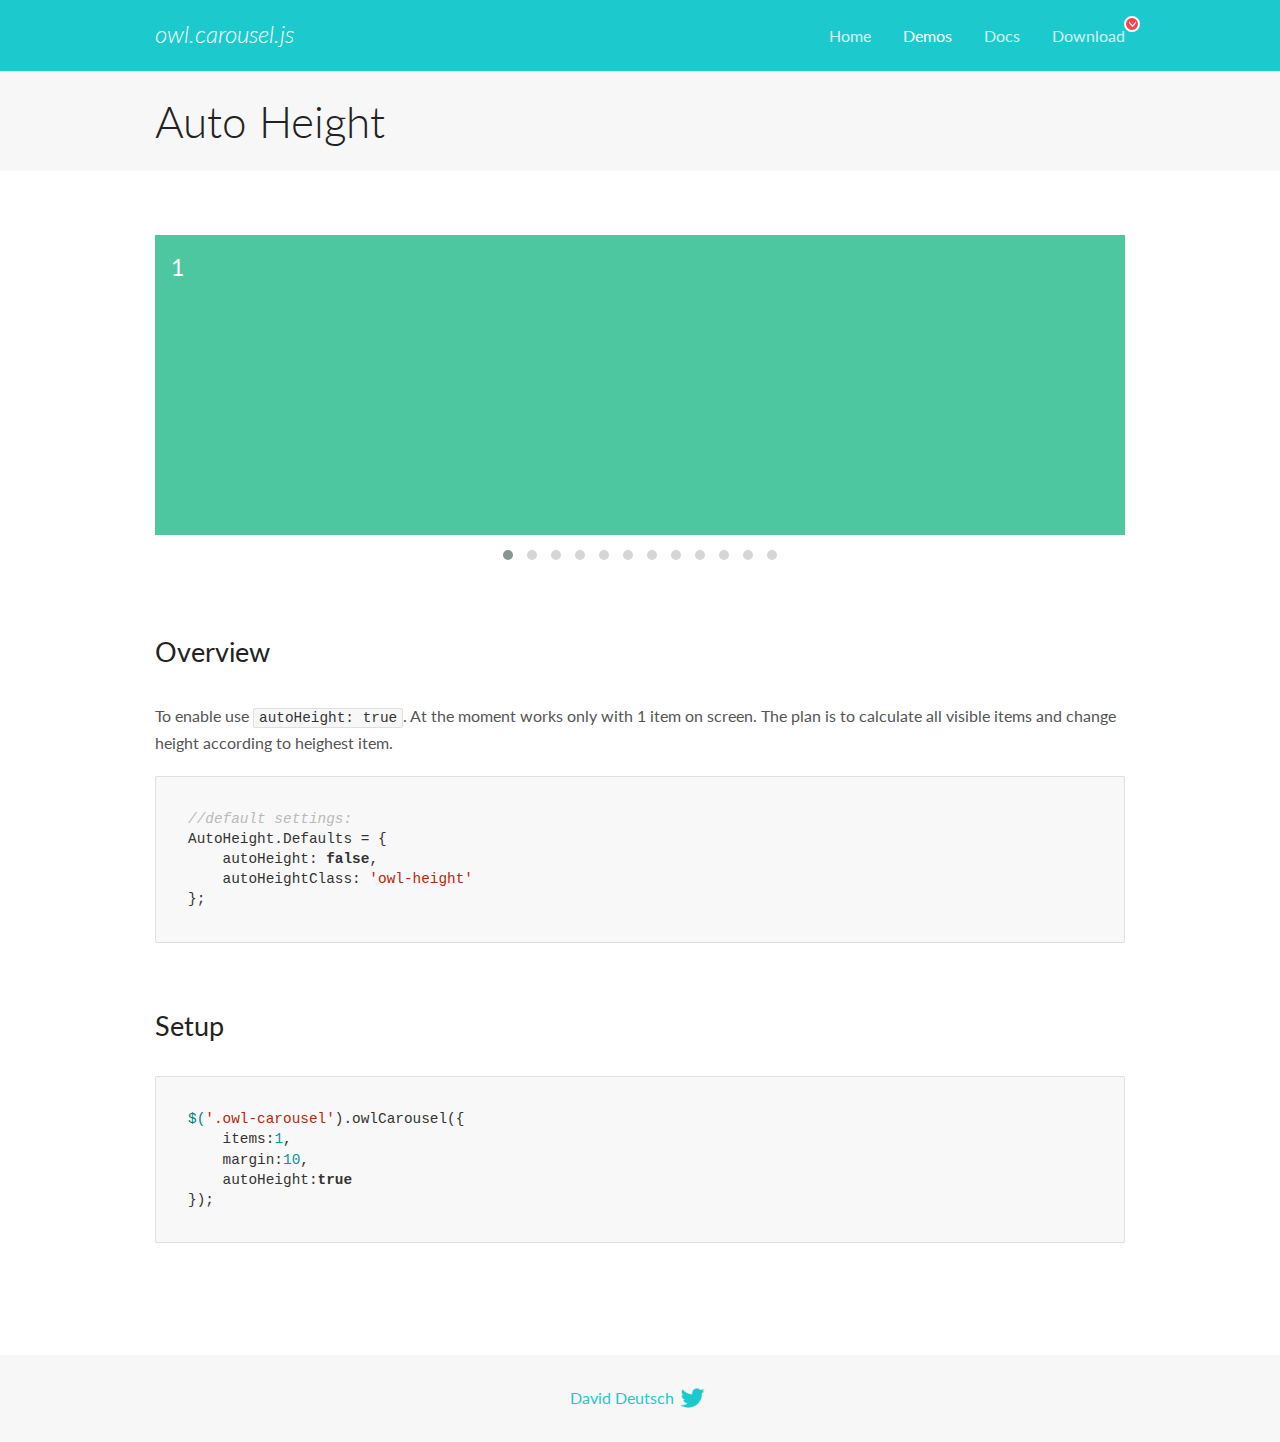
<file: assets/OwlCarousel2-2.3.4/docs/demos/autoheight.html>
<!DOCTYPE html>
<html lang="en">
  <head>

    <!-- head -->
    <meta charset="utf-8">
    <meta name="msapplication-tap-highlight" content="no" />
    <meta name="viewport" content="width=device-width, initial-scale=1.0" />
    <meta name="description" content="autoHeight usage demo">
    <meta name="author" content="David Deutsch">
    <title>
      Auto Height Demo | Owl Carousel | 2.3.4
    </title>

    <!-- Stylesheets -->
    <link href='https://fonts.googleapis.com/css?family=Lato:300,400,700,400italic,300italic' rel='stylesheet' type='text/css'>
    <link rel="stylesheet" href="../assets/css/docs.theme.min.css">

    <!-- Owl Stylesheets -->
    <link rel="stylesheet" href="../assets/owlcarousel/assets/owl.carousel.min.css">
    <link rel="stylesheet" href="../assets/owlcarousel/assets/owl.theme.default.min.css">

    <!-- HTML5 shim and Respond.js IE8 support of HTML5 elements and media queries -->

    <!--[if lt IE 9]>
      <script src="https://oss.maxcdn.com/libs/html5shiv/3.7.0/html5shiv.js"></script>
      <script src="https://oss.maxcdn.com/libs/respond.js/1.3.0/respond.min.js"></script>
    <![endif]-->

    <!-- Favicons -->
    <link rel="apple-touch-icon-precomposed" sizes="144x144" href="../assets/ico/apple-touch-icon-144-precomposed.png">
    <link rel="shortcut icon" href="../assets/ico/favicon.png">
    <link rel="shortcut icon" href="favicon.ico">

    <!-- Yeah i know js should not be in header. Its required for demos.-->

    <!-- javascript -->
    <script src="../assets/vendors/jquery.min.js"></script>
    <script src="../assets/owlcarousel/owl.carousel.js"></script>
  </head>
  <body>

    <!-- header -->
    <header class="header">
      <div class="row">
        <div class="large-12 columns">
          <div class="brand left">
            <h3>
              <a href="/OwlCarousel2/">owl.carousel.js</a> 
            </h3>
          </div>
          <a id="toggle-nav" class="right">
            <span></span> <span></span> <span></span> 
          </a> 
          <div class="nav-bar">
            <ul class="clearfix">
              <li> <a href="/OwlCarousel2/index.html">Home</a>  </li>
              <li class="active">
                <a href="/OwlCarousel2/demos/demos.html">Demos</a> 
              </li>
              <li> <a href="/OwlCarousel2/docs/started-welcome.html">Docs</a>  </li>
              <li>
                <a href="https://github.com/OwlCarousel2/OwlCarousel2/archive/2.3.4.zip">Download</a> 
                <span class="download"></span> 
              </li>
            </ul>
          </div>
        </div>
      </div>
    </header>

    <!-- title -->
    <section class="title">
      <div class="row">
        <div class="large-12 columns">
          <h1>Auto Height</h1>
        </div>
      </div>
    </section>

    <!--  Demos -->
    <section id="demos">
      <div class="row">
        <div class="large-12 columns">
          <div class="owl-carousel owl-theme">
            <div class="item" style="height:300px">
              <h4>1</h4>
            </div>
            <div class="item" style="height:100px">
              <h4>2</h4>
            </div>
            <div class="item" style="height:500px">
              <h4>3</h4>
            </div>
            <div class="item" style="height:250px">
              <h4>4</h4>
            </div>
            <div class="item" style="height:400px">
              <h4>5</h4>
            </div>
            <div class="item" style="height:500px">
              <h4>6</h4>
            </div>
            <div class="item" style="height:600px">
              <h4>7</h4>
            </div>
            <div class="item" style="height:400px">
              <h4>8</h4>
            </div>
            <div class="item" style="height:300px">
              <h4>9</h4>
            </div>
            <div class="item" style="height:350px">
              <h4>10</h4>
            </div>
            <div class="item" style="height:200px">
              <h4>11</h4>
            </div>
            <div class="item" style="height:150px">
              <h4>12</h4>
            </div>
          </div>
          <h3 id="overview">Overview</h3>
          <p>To enable use <code>autoHeight: true</code>. At the moment works only with 1 item on screen. The plan is to calculate all visible items and change height according to heighest item.</p>
          <pre><code>//default settings:
AutoHeight.Defaults = {
    autoHeight: false,
    autoHeightClass: &#39;owl-height&#39;
};</code></pre>
          <h3 id="setup">Setup</h3>
          <pre><code>$(&#39;.owl-carousel&#39;).owlCarousel({
    items:1,
    margin:10,
    autoHeight:true
});</code></pre>
          <script>
            $(document).ready(function() {
              $('.owl-carousel').owlCarousel({
                items: 1,
                margin: 10,
                autoHeight: true
              });
            })
          </script>
        </div>
      </div>
    </section>

    <!-- footer -->
    <footer class="footer">
      <div class="row">
        <div class="large-12 columns">
          <h5>
            <a href="/OwlCarousel2/docs/support-contact.html">David Deutsch</a> 
            <a id="custom-tweet-button" href="https://twitter.com/share?url=https://github.com/OwlCarousel2/OwlCarousel2&text=Owl Carousel - This is so awesome! " target="_blank"></a> 
          </h5>
        </div>
      </div>
    </footer>

    <!-- vendors -->
    <script src="../assets/vendors/highlight.js"></script>
    <script src="../assets/js/app.js"></script>
  </body>
</html>
</file>
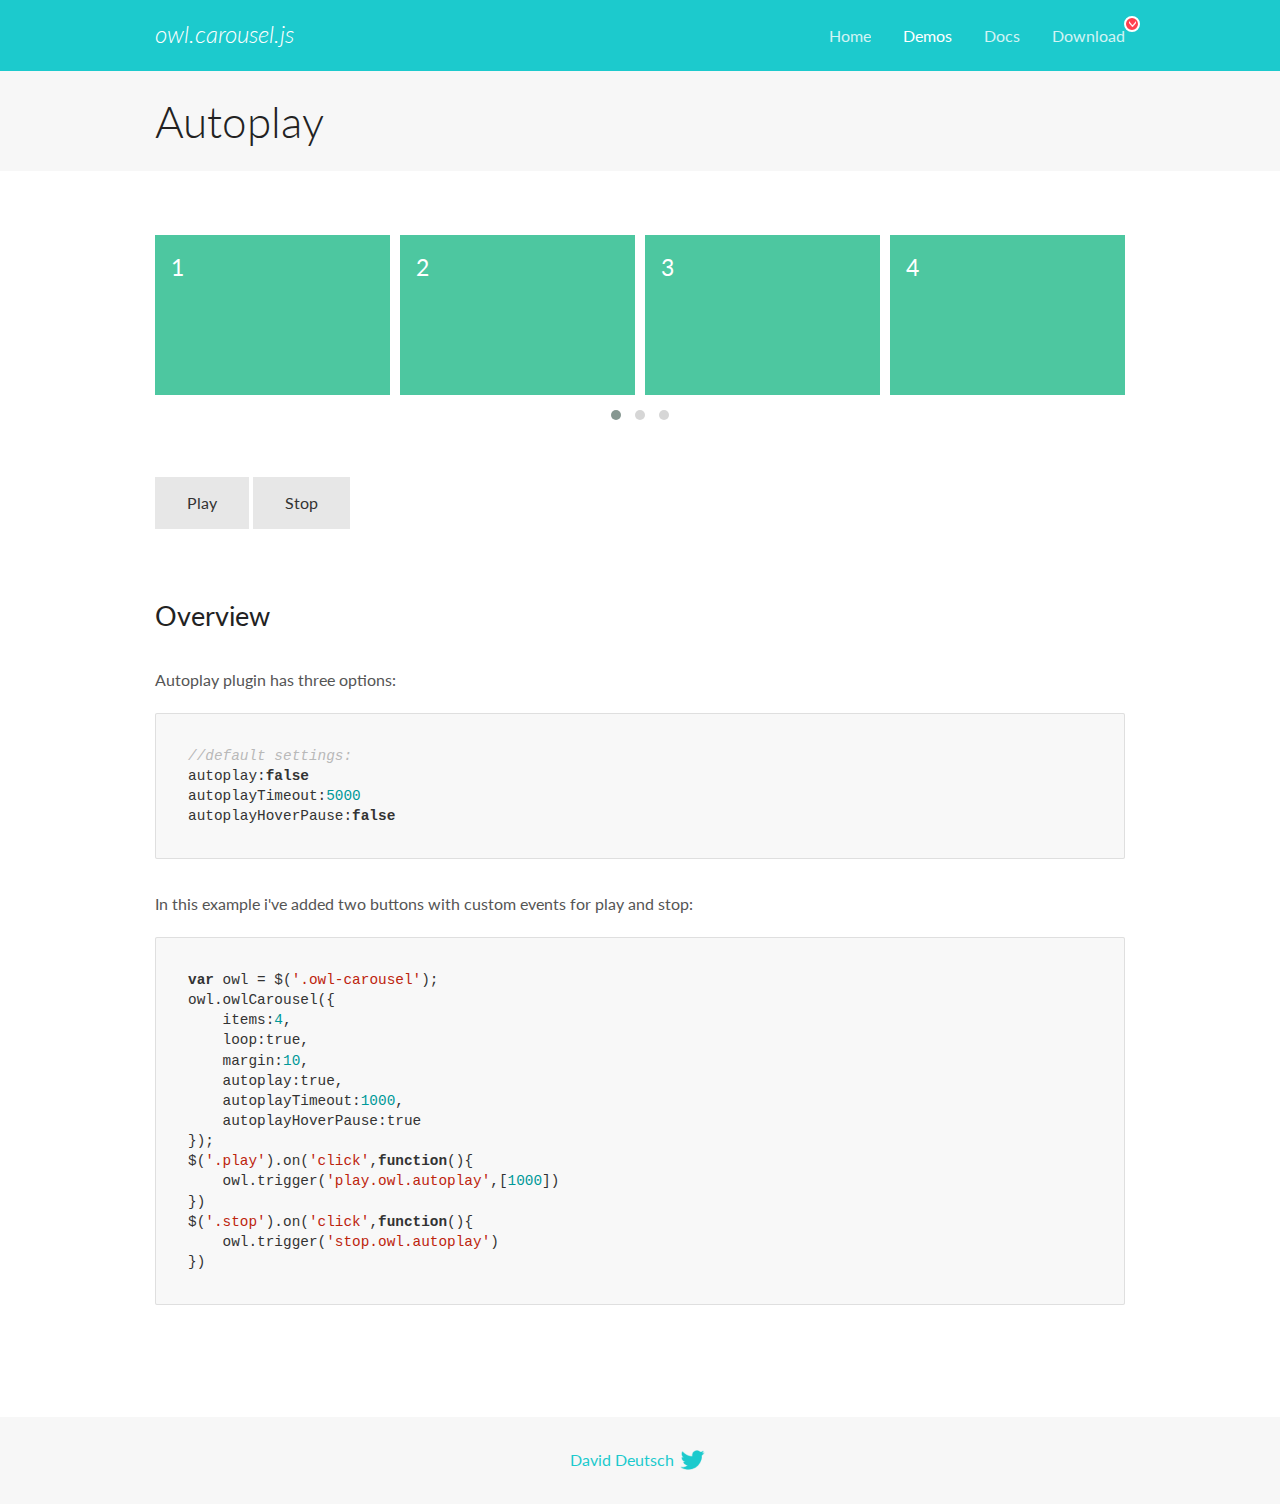
<file: assets/OwlCarousel2-2.3.4/docs/demos/autoplay.html>
<!DOCTYPE html>
<html lang="en">
  <head>

    <!-- head -->
    <meta charset="utf-8">
    <meta name="msapplication-tap-highlight" content="no" />
    <meta name="viewport" content="width=device-width, initial-scale=1.0" />
    <meta name="description" content="Autoplay usage demo">
    <meta name="author" content="David Deutsch">
    <title>
      Autoplay Demo | Owl Carousel | 2.3.4
    </title>

    <!-- Stylesheets -->
    <link href='https://fonts.googleapis.com/css?family=Lato:300,400,700,400italic,300italic' rel='stylesheet' type='text/css'>
    <link rel="stylesheet" href="../assets/css/docs.theme.min.css">

    <!-- Owl Stylesheets -->
    <link rel="stylesheet" href="../assets/owlcarousel/assets/owl.carousel.min.css">
    <link rel="stylesheet" href="../assets/owlcarousel/assets/owl.theme.default.min.css">

    <!-- HTML5 shim and Respond.js IE8 support of HTML5 elements and media queries -->

    <!--[if lt IE 9]>
      <script src="https://oss.maxcdn.com/libs/html5shiv/3.7.0/html5shiv.js"></script>
      <script src="https://oss.maxcdn.com/libs/respond.js/1.3.0/respond.min.js"></script>
    <![endif]-->

    <!-- Favicons -->
    <link rel="apple-touch-icon-precomposed" sizes="144x144" href="../assets/ico/apple-touch-icon-144-precomposed.png">
    <link rel="shortcut icon" href="../assets/ico/favicon.png">
    <link rel="shortcut icon" href="favicon.ico">

    <!-- Yeah i know js should not be in header. Its required for demos.-->

    <!-- javascript -->
    <script src="../assets/vendors/jquery.min.js"></script>
    <script src="../assets/owlcarousel/owl.carousel.js"></script>
  </head>
  <body>

    <!-- header -->
    <header class="header">
      <div class="row">
        <div class="large-12 columns">
          <div class="brand left">
            <h3>
              <a href="/OwlCarousel2/">owl.carousel.js</a> 
            </h3>
          </div>
          <a id="toggle-nav" class="right">
            <span></span> <span></span> <span></span> 
          </a> 
          <div class="nav-bar">
            <ul class="clearfix">
              <li> <a href="/OwlCarousel2/index.html">Home</a>  </li>
              <li class="active">
                <a href="/OwlCarousel2/demos/demos.html">Demos</a> 
              </li>
              <li> <a href="/OwlCarousel2/docs/started-welcome.html">Docs</a>  </li>
              <li>
                <a href="https://github.com/OwlCarousel2/OwlCarousel2/archive/2.3.4.zip">Download</a> 
                <span class="download"></span> 
              </li>
            </ul>
          </div>
        </div>
      </div>
    </header>

    <!-- title -->
    <section class="title">
      <div class="row">
        <div class="large-12 columns">
          <h1>Autoplay</h1>
        </div>
      </div>
    </section>

    <!--  Demos -->
    <section id="demos">
      <div class="row">
        <div class="large-12 columns">
          <div class="owl-carousel owl-theme">
            <div class="item">
              <h4>1</h4>
            </div>
            <div class="item">
              <h4>2</h4>
            </div>
            <div class="item">
              <h4>3</h4>
            </div>
            <div class="item">
              <h4>4</h4>
            </div>
            <div class="item">
              <h4>5</h4>
            </div>
            <div class="item">
              <h4>6</h4>
            </div>
            <div class="item">
              <h4>7</h4>
            </div>
            <div class="item">
              <h4>8</h4>
            </div>
            <div class="item">
              <h4>9</h4>
            </div>
            <div class="item">
              <h4>10</h4>
            </div>
            <div class="item">
              <h4>11</h4>
            </div>
            <div class="item">
              <h4>12</h4>
            </div>
          </div>
          <a class="button secondary play">Play</a> 
          <a class="button secondary stop">Stop</a> 
          <h3 id="overview">Overview</h3>
          <p>Autoplay plugin has three options:</p>
          <pre><code>//default settings:
autoplay:false
autoplayTimeout:5000
autoplayHoverPause:false</code></pre>
          <p>In this example i&#39;ve added two buttons with custom events for play and stop:</p>
          <pre><code>var owl = $(&#39;.owl-carousel&#39;);
owl.owlCarousel({
    items:4,
    loop:true,
    margin:10,
    autoplay:true,
    autoplayTimeout:1000,
    autoplayHoverPause:true
});
$(&#39;.play&#39;).on(&#39;click&#39;,function(){
    owl.trigger(&#39;play.owl.autoplay&#39;,[1000])
})
$(&#39;.stop&#39;).on(&#39;click&#39;,function(){
    owl.trigger(&#39;stop.owl.autoplay&#39;)
})</code></pre>
          <script>
            $(document).ready(function() {
              var owl = $('.owl-carousel');
              owl.owlCarousel({
                items: 4,
                loop: true,
                margin: 10,
                autoplay: true,
                autoplayTimeout: 1000,
                autoplayHoverPause: true
              });
              $('.play').on('click', function() {
                owl.trigger('play.owl.autoplay', [1000])
              })
              $('.stop').on('click', function() {
                owl.trigger('stop.owl.autoplay')
              })
            })
          </script>
        </div>
      </div>
    </section>

    <!-- footer -->
    <footer class="footer">
      <div class="row">
        <div class="large-12 columns">
          <h5>
            <a href="/OwlCarousel2/docs/support-contact.html">David Deutsch</a> 
            <a id="custom-tweet-button" href="https://twitter.com/share?url=https://github.com/OwlCarousel2/OwlCarousel2&text=Owl Carousel - This is so awesome! " target="_blank"></a> 
          </h5>
        </div>
      </div>
    </footer>

    <!-- vendors -->
    <script src="../assets/vendors/highlight.js"></script>
    <script src="../assets/js/app.js"></script>
  </body>
</html>
</file>
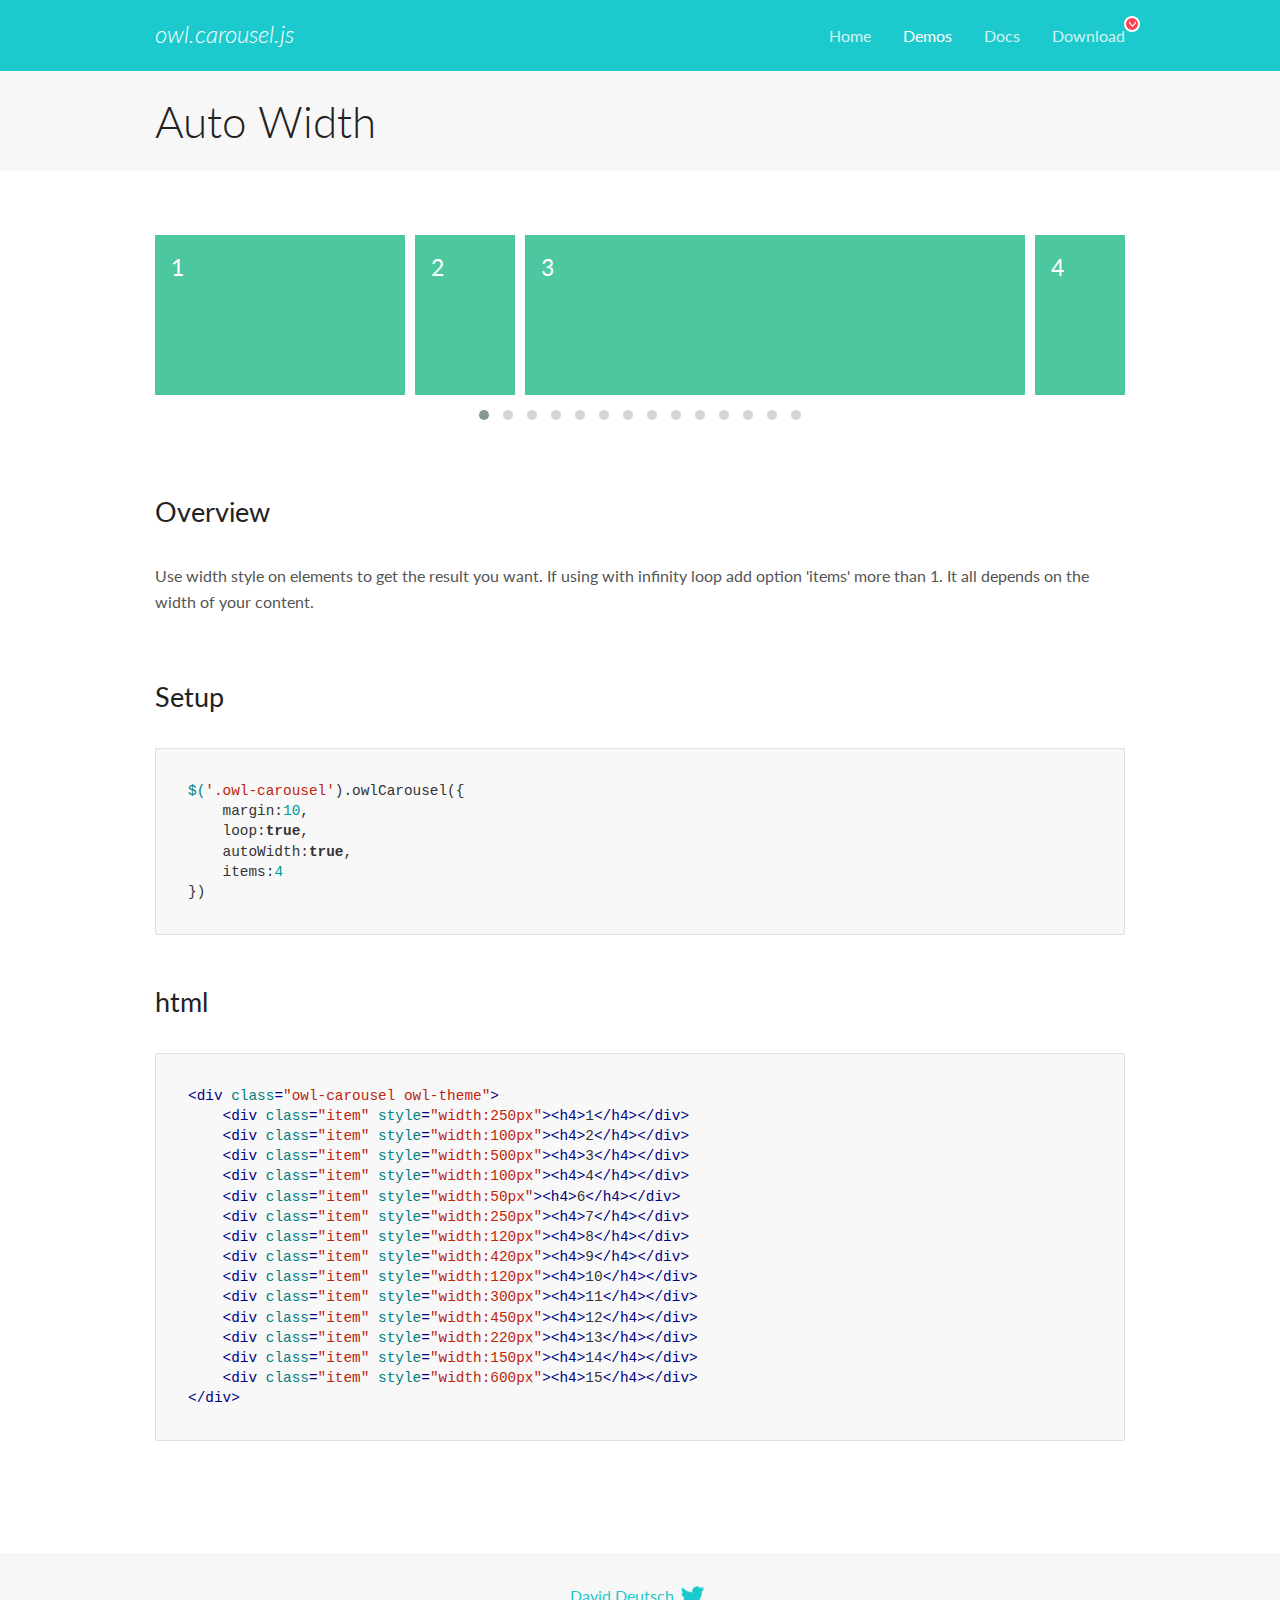
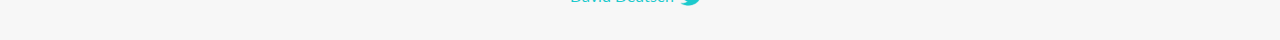
<file: assets/OwlCarousel2-2.3.4/docs/demos/autowidth.html>
<!DOCTYPE html>
<html lang="en">
  <head>

    <!-- head -->
    <meta charset="utf-8">
    <meta name="msapplication-tap-highlight" content="no" />
    <meta name="viewport" content="width=device-width, initial-scale=1.0" />
    <meta name="description" content="Auto Width">
    <meta name="author" content="David Deutsch">
    <title>
      Auto Width Demo | Owl Carousel | 2.3.4
    </title>

    <!-- Stylesheets -->
    <link href='https://fonts.googleapis.com/css?family=Lato:300,400,700,400italic,300italic' rel='stylesheet' type='text/css'>
    <link rel="stylesheet" href="../assets/css/docs.theme.min.css">

    <!-- Owl Stylesheets -->
    <link rel="stylesheet" href="../assets/owlcarousel/assets/owl.carousel.min.css">
    <link rel="stylesheet" href="../assets/owlcarousel/assets/owl.theme.default.min.css">

    <!-- HTML5 shim and Respond.js IE8 support of HTML5 elements and media queries -->

    <!--[if lt IE 9]>
      <script src="https://oss.maxcdn.com/libs/html5shiv/3.7.0/html5shiv.js"></script>
      <script src="https://oss.maxcdn.com/libs/respond.js/1.3.0/respond.min.js"></script>
    <![endif]-->

    <!-- Favicons -->
    <link rel="apple-touch-icon-precomposed" sizes="144x144" href="../assets/ico/apple-touch-icon-144-precomposed.png">
    <link rel="shortcut icon" href="../assets/ico/favicon.png">
    <link rel="shortcut icon" href="favicon.ico">

    <!-- Yeah i know js should not be in header. Its required for demos.-->

    <!-- javascript -->
    <script src="../assets/vendors/jquery.min.js"></script>
    <script src="../assets/owlcarousel/owl.carousel.js"></script>
  </head>
  <body>

    <!-- header -->
    <header class="header">
      <div class="row">
        <div class="large-12 columns">
          <div class="brand left">
            <h3>
              <a href="/OwlCarousel2/">owl.carousel.js</a> 
            </h3>
          </div>
          <a id="toggle-nav" class="right">
            <span></span> <span></span> <span></span> 
          </a> 
          <div class="nav-bar">
            <ul class="clearfix">
              <li> <a href="/OwlCarousel2/index.html">Home</a>  </li>
              <li class="active">
                <a href="/OwlCarousel2/demos/demos.html">Demos</a> 
              </li>
              <li> <a href="/OwlCarousel2/docs/started-welcome.html">Docs</a>  </li>
              <li>
                <a href="https://github.com/OwlCarousel2/OwlCarousel2/archive/2.3.4.zip">Download</a> 
                <span class="download"></span> 
              </li>
            </ul>
          </div>
        </div>
      </div>
    </header>

    <!-- title -->
    <section class="title">
      <div class="row">
        <div class="large-12 columns">
          <h1>Auto Width</h1>
        </div>
      </div>
    </section>

    <!--  Demos -->
    <section id="demos">
      <div class="row">
        <div class="large-12 columns">
          <div class="owl-carousel owl-theme">
            <div class="item" style="width:250px">
              <h4>1</h4>
            </div>
            <div class="item" style="width:100px">
              <h4>2</h4>
            </div>
            <div class="item" style="width:500px">
              <h4>3</h4>
            </div>
            <div class="item" style="width:100px">
              <h4>4</h4>
            </div>
            <div class="item" style="width:50px">
              <h4>6</h4>
            </div>
            <div class="item" style="width:250px">
              <h4>7</h4>
            </div>
            <div class="item" style="width:120px">
              <h4>8</h4>
            </div>
            <div class="item" style="width:420px">
              <h4>9</h4>
            </div>
            <div class="item" style="width:120px">
              <h4>10</h4>
            </div>
            <div class="item" style="width:300px">
              <h4>11</h4>
            </div>
            <div class="item" style="width:450px">
              <h4>12</h4>
            </div>
            <div class="item" style="width:220px">
              <h4>13</h4>
            </div>
            <div class="item" style="width:150px">
              <h4>14</h4>
            </div>
            <div class="item" style="width:600px">
              <h4>15</h4>
            </div>
          </div>
          <h3 id="overview">Overview</h3>
          <p>Use width style on elements to get the result you want. If using with infinity loop add option &#39;items&#39; more than 1. It all depends on the width of your content.</p>
          <h3 id="setup">Setup</h3>
          <pre><code>$(&#39;.owl-carousel&#39;).owlCarousel({
    margin:10,
    loop:true,
    autoWidth:true,
    items:4
})</code></pre>
          <h3 id="html">html</h3>
          <pre><code>&lt;div class=&quot;owl-carousel owl-theme&quot;&gt;
    &lt;div class=&quot;item&quot; style=&quot;width:250px&quot;&gt;&lt;h4&gt;1&lt;/h4&gt;&lt;/div&gt;
    &lt;div class=&quot;item&quot; style=&quot;width:100px&quot;&gt;&lt;h4&gt;2&lt;/h4&gt;&lt;/div&gt;
    &lt;div class=&quot;item&quot; style=&quot;width:500px&quot;&gt;&lt;h4&gt;3&lt;/h4&gt;&lt;/div&gt;
    &lt;div class=&quot;item&quot; style=&quot;width:100px&quot;&gt;&lt;h4&gt;4&lt;/h4&gt;&lt;/div&gt;
    &lt;div class=&quot;item&quot; style=&quot;width:50px&quot;&gt;&lt;h4&gt;6&lt;/h4&gt;&lt;/div&gt;
    &lt;div class=&quot;item&quot; style=&quot;width:250px&quot;&gt;&lt;h4&gt;7&lt;/h4&gt;&lt;/div&gt;
    &lt;div class=&quot;item&quot; style=&quot;width:120px&quot;&gt;&lt;h4&gt;8&lt;/h4&gt;&lt;/div&gt;
    &lt;div class=&quot;item&quot; style=&quot;width:420px&quot;&gt;&lt;h4&gt;9&lt;/h4&gt;&lt;/div&gt;
    &lt;div class=&quot;item&quot; style=&quot;width:120px&quot;&gt;&lt;h4&gt;10&lt;/h4&gt;&lt;/div&gt;
    &lt;div class=&quot;item&quot; style=&quot;width:300px&quot;&gt;&lt;h4&gt;11&lt;/h4&gt;&lt;/div&gt;
    &lt;div class=&quot;item&quot; style=&quot;width:450px&quot;&gt;&lt;h4&gt;12&lt;/h4&gt;&lt;/div&gt;
    &lt;div class=&quot;item&quot; style=&quot;width:220px&quot;&gt;&lt;h4&gt;13&lt;/h4&gt;&lt;/div&gt;
    &lt;div class=&quot;item&quot; style=&quot;width:150px&quot;&gt;&lt;h4&gt;14&lt;/h4&gt;&lt;/div&gt;
    &lt;div class=&quot;item&quot; style=&quot;width:600px&quot;&gt;&lt;h4&gt;15&lt;/h4&gt;&lt;/div&gt;
&lt;/div&gt;</code></pre>
          <script>
            $(document).ready(function() {
              $('.owl-carousel').owlCarousel({
                margin: 10,
                loop: true,
                autoWidth: true,
                items: 4
              })
            })
          </script>
        </div>
      </div>
    </section>

    <!-- footer -->
    <footer class="footer">
      <div class="row">
        <div class="large-12 columns">
          <h5>
            <a href="/OwlCarousel2/docs/support-contact.html">David Deutsch</a> 
            <a id="custom-tweet-button" href="https://twitter.com/share?url=https://github.com/OwlCarousel2/OwlCarousel2&text=Owl Carousel - This is so awesome! " target="_blank"></a> 
          </h5>
        </div>
      </div>
    </footer>

    <!-- vendors -->
    <script src="../assets/vendors/highlight.js"></script>
    <script src="../assets/js/app.js"></script>
  </body>
</html>
</file>
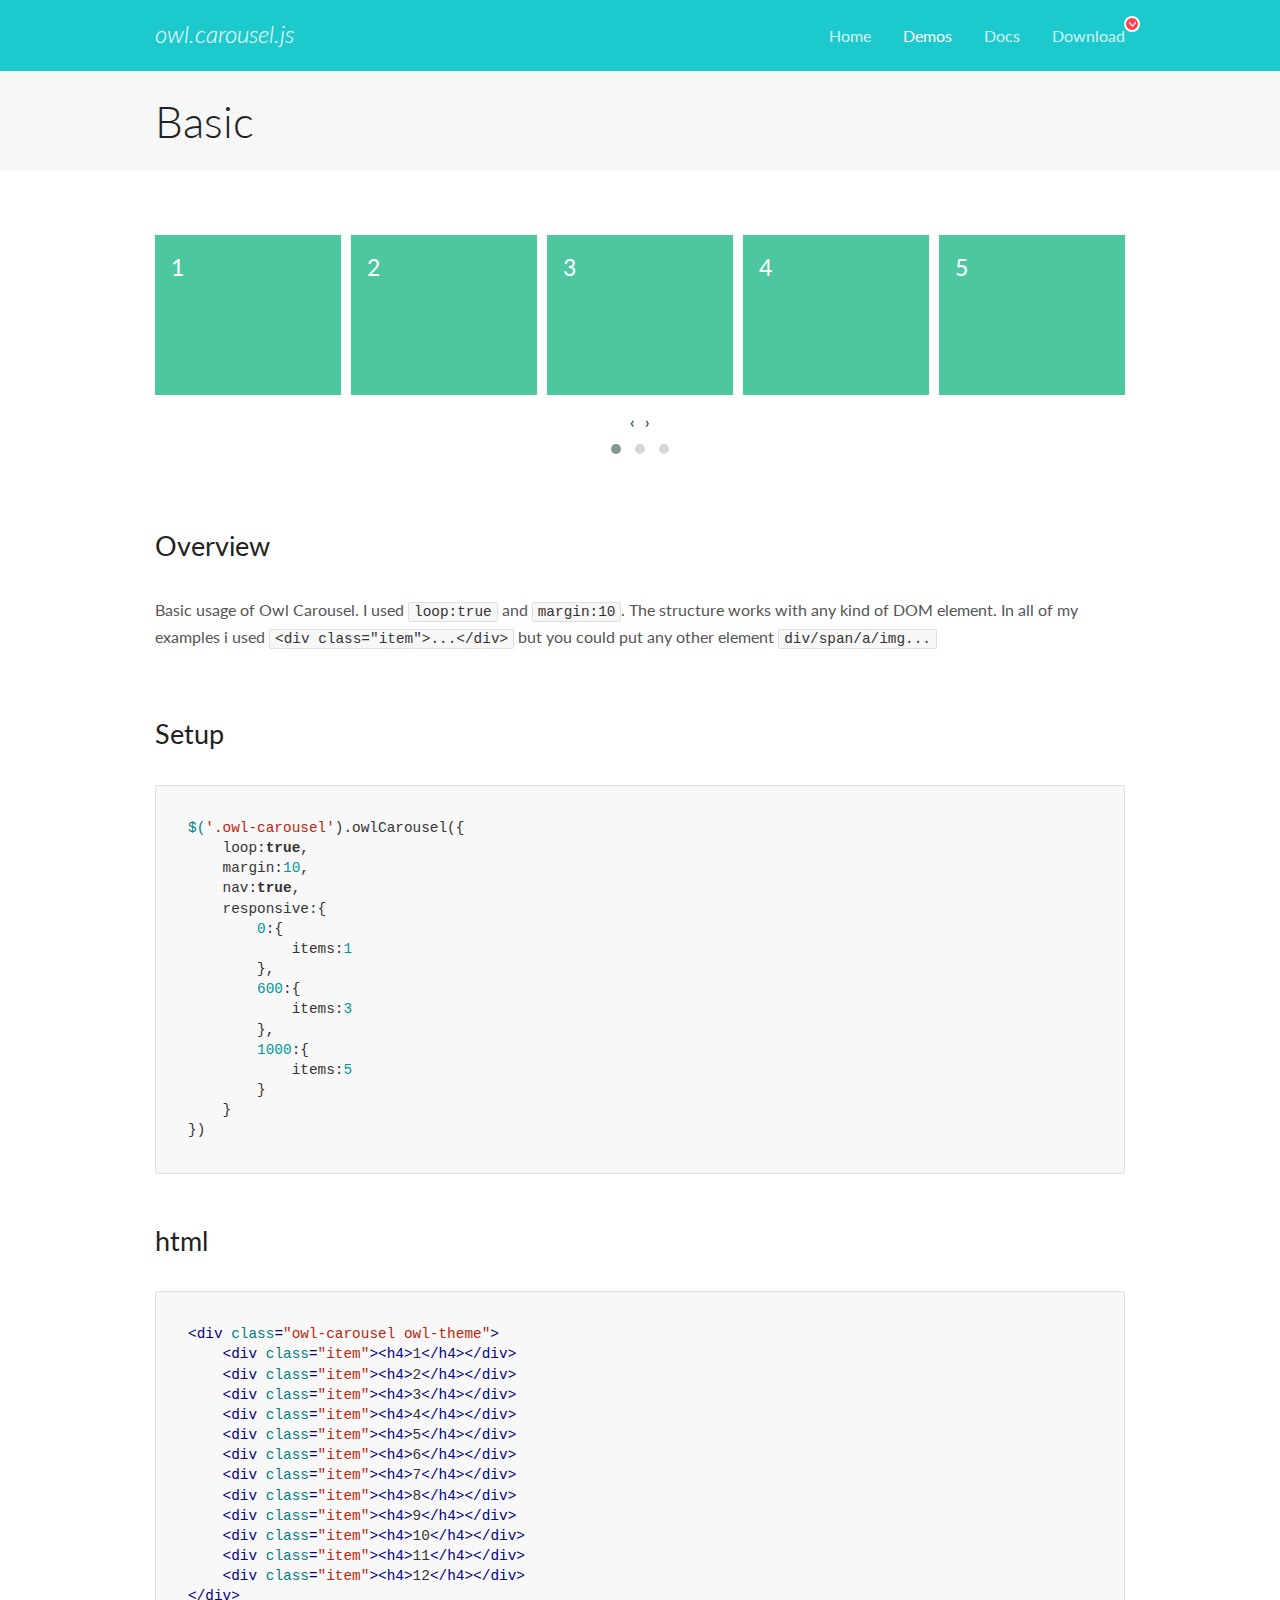
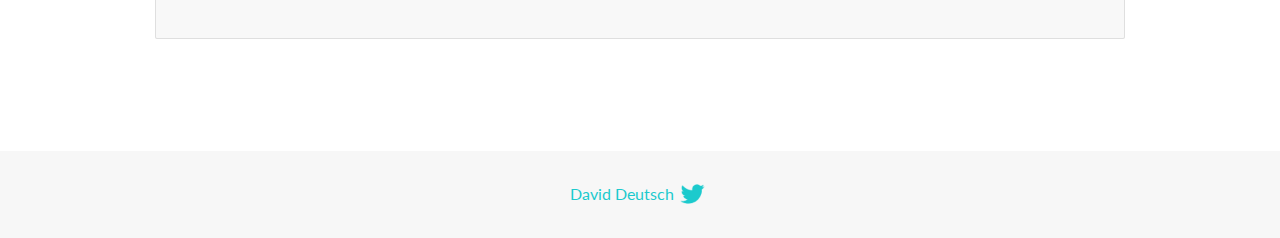
<file: assets/OwlCarousel2-2.3.4/docs/demos/basic.html>
<!DOCTYPE html>
<html lang="en">
  <head>

    <!-- head -->
    <meta charset="utf-8">
    <meta name="msapplication-tap-highlight" content="no" />
    <meta name="viewport" content="width=device-width, initial-scale=1.0" />
    <meta name="description" content="Basic usage demo">
    <meta name="author" content="David Deutsch">
    <title>
      Basic Demo | Owl Carousel | 2.3.4
    </title>

    <!-- Stylesheets -->
    <link href='https://fonts.googleapis.com/css?family=Lato:300,400,700,400italic,300italic' rel='stylesheet' type='text/css'>
    <link rel="stylesheet" href="../assets/css/docs.theme.min.css">

    <!-- Owl Stylesheets -->
    <link rel="stylesheet" href="../assets/owlcarousel/assets/owl.carousel.min.css">
    <link rel="stylesheet" href="../assets/owlcarousel/assets/owl.theme.default.min.css">

    <!-- HTML5 shim and Respond.js IE8 support of HTML5 elements and media queries -->

    <!--[if lt IE 9]>
      <script src="https://oss.maxcdn.com/libs/html5shiv/3.7.0/html5shiv.js"></script>
      <script src="https://oss.maxcdn.com/libs/respond.js/1.3.0/respond.min.js"></script>
    <![endif]-->

    <!-- Favicons -->
    <link rel="apple-touch-icon-precomposed" sizes="144x144" href="../assets/ico/apple-touch-icon-144-precomposed.png">
    <link rel="shortcut icon" href="../assets/ico/favicon.png">
    <link rel="shortcut icon" href="favicon.ico">

    <!-- Yeah i know js should not be in header. Its required for demos.-->

    <!-- javascript -->
    <script src="../assets/vendors/jquery.min.js"></script>
    <script src="../assets/owlcarousel/owl.carousel.js"></script>
  </head>
  <body>

    <!-- header -->
    <header class="header">
      <div class="row">
        <div class="large-12 columns">
          <div class="brand left">
            <h3>
              <a href="/OwlCarousel2/">owl.carousel.js</a> 
            </h3>
          </div>
          <a id="toggle-nav" class="right">
            <span></span> <span></span> <span></span> 
          </a> 
          <div class="nav-bar">
            <ul class="clearfix">
              <li> <a href="/OwlCarousel2/index.html">Home</a>  </li>
              <li class="active">
                <a href="/OwlCarousel2/demos/demos.html">Demos</a> 
              </li>
              <li> <a href="/OwlCarousel2/docs/started-welcome.html">Docs</a>  </li>
              <li>
                <a href="https://github.com/OwlCarousel2/OwlCarousel2/archive/2.3.4.zip">Download</a> 
                <span class="download"></span> 
              </li>
            </ul>
          </div>
        </div>
      </div>
    </header>

    <!-- title -->
    <section class="title">
      <div class="row">
        <div class="large-12 columns">
          <h1>Basic</h1>
        </div>
      </div>
    </section>

    <!--  Demos -->
    <section id="demos">
      <div class="row">
        <div class="large-12 columns">
          <div class="owl-carousel owl-theme">
            <div class="item">
              <h4>1</h4>
            </div>
            <div class="item">
              <h4>2</h4>
            </div>
            <div class="item">
              <h4>3</h4>
            </div>
            <div class="item">
              <h4>4</h4>
            </div>
            <div class="item">
              <h4>5</h4>
            </div>
            <div class="item">
              <h4>6</h4>
            </div>
            <div class="item">
              <h4>7</h4>
            </div>
            <div class="item">
              <h4>8</h4>
            </div>
            <div class="item">
              <h4>9</h4>
            </div>
            <div class="item">
              <h4>10</h4>
            </div>
            <div class="item">
              <h4>11</h4>
            </div>
            <div class="item">
              <h4>12</h4>
            </div>
          </div>
          <h3 id="overview">Overview</h3>
          <p>Basic usage of Owl Carousel. I used <code>loop:true</code> and <code>margin:10</code>. The structure works with any kind of DOM element. In all of my examples i used <code>&lt;div class=&quot;item&quot;&gt;...&lt;/div&gt;</code> but you could
            put any other element <code>div/span/a/img...</code></p>
          <h3 id="setup">Setup</h3>
          <pre><code>$(&#39;.owl-carousel&#39;).owlCarousel({
    loop:true,
    margin:10,
    nav:true,
    responsive:{
        0:{
            items:1
        },
        600:{
            items:3
        },
        1000:{
            items:5
        }
    }
})</code></pre>
          <h3 id="html">html</h3>
          <pre><code>&lt;div class=&quot;owl-carousel owl-theme&quot;&gt;
    &lt;div class=&quot;item&quot;&gt;&lt;h4&gt;1&lt;/h4&gt;&lt;/div&gt;
    &lt;div class=&quot;item&quot;&gt;&lt;h4&gt;2&lt;/h4&gt;&lt;/div&gt;
    &lt;div class=&quot;item&quot;&gt;&lt;h4&gt;3&lt;/h4&gt;&lt;/div&gt;
    &lt;div class=&quot;item&quot;&gt;&lt;h4&gt;4&lt;/h4&gt;&lt;/div&gt;
    &lt;div class=&quot;item&quot;&gt;&lt;h4&gt;5&lt;/h4&gt;&lt;/div&gt;
    &lt;div class=&quot;item&quot;&gt;&lt;h4&gt;6&lt;/h4&gt;&lt;/div&gt;
    &lt;div class=&quot;item&quot;&gt;&lt;h4&gt;7&lt;/h4&gt;&lt;/div&gt;
    &lt;div class=&quot;item&quot;&gt;&lt;h4&gt;8&lt;/h4&gt;&lt;/div&gt;
    &lt;div class=&quot;item&quot;&gt;&lt;h4&gt;9&lt;/h4&gt;&lt;/div&gt;
    &lt;div class=&quot;item&quot;&gt;&lt;h4&gt;10&lt;/h4&gt;&lt;/div&gt;
    &lt;div class=&quot;item&quot;&gt;&lt;h4&gt;11&lt;/h4&gt;&lt;/div&gt;
    &lt;div class=&quot;item&quot;&gt;&lt;h4&gt;12&lt;/h4&gt;&lt;/div&gt;
&lt;/div&gt;</code></pre>
          <script>
            $(document).ready(function() {
              var owl = $('.owl-carousel');
              owl.owlCarousel({
                margin: 10,
                nav: true,
                loop: true,
                responsive: {
                  0: {
                    items: 1
                  },
                  600: {
                    items: 3
                  },
                  1000: {
                    items: 5
                  }
                }
              })
            })
          </script>
        </div>
      </div>
    </section>

    <!-- footer -->
    <footer class="footer">
      <div class="row">
        <div class="large-12 columns">
          <h5>
            <a href="/OwlCarousel2/docs/support-contact.html">David Deutsch</a> 
            <a id="custom-tweet-button" href="https://twitter.com/share?url=https://github.com/OwlCarousel2/OwlCarousel2&text=Owl Carousel - This is so awesome! " target="_blank"></a> 
          </h5>
        </div>
      </div>
    </footer>

    <!-- vendors -->
    <script src="../assets/vendors/highlight.js"></script>
    <script src="../assets/js/app.js"></script>
  </body>
</html>
</file>
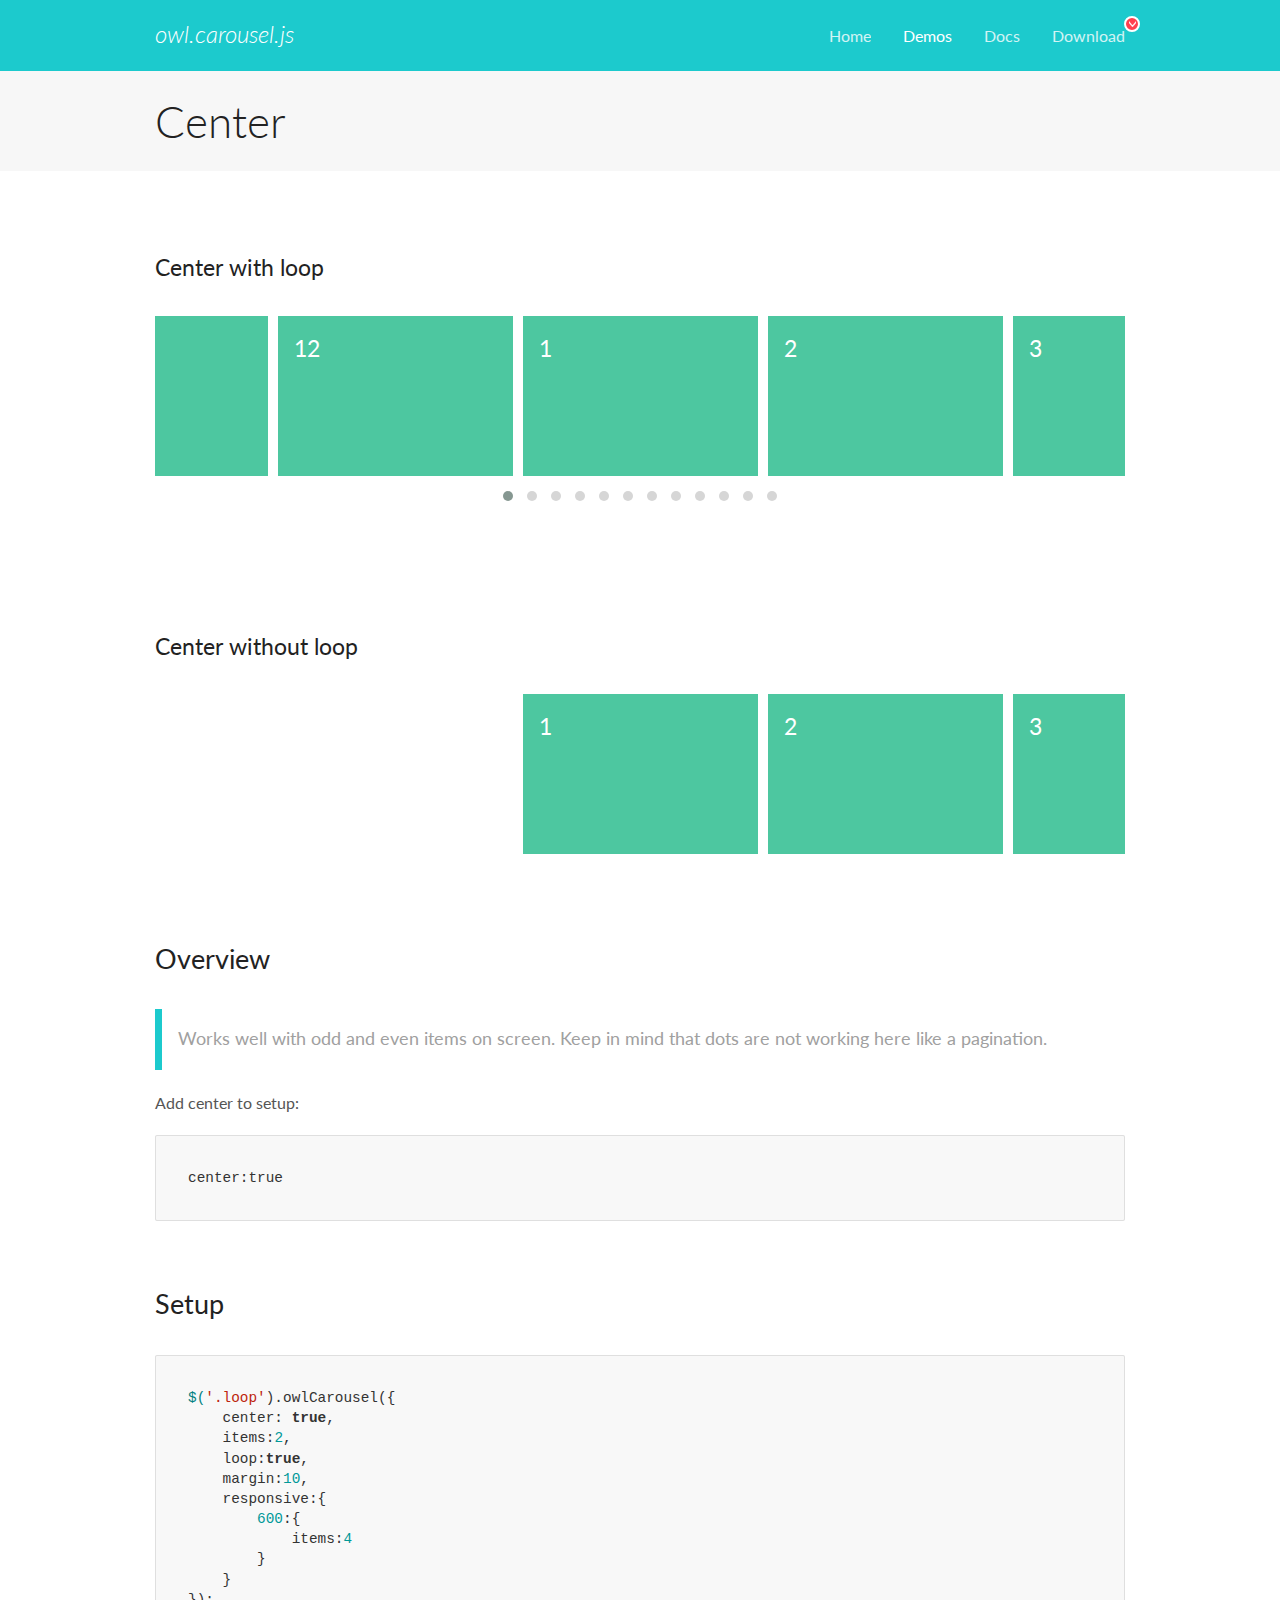
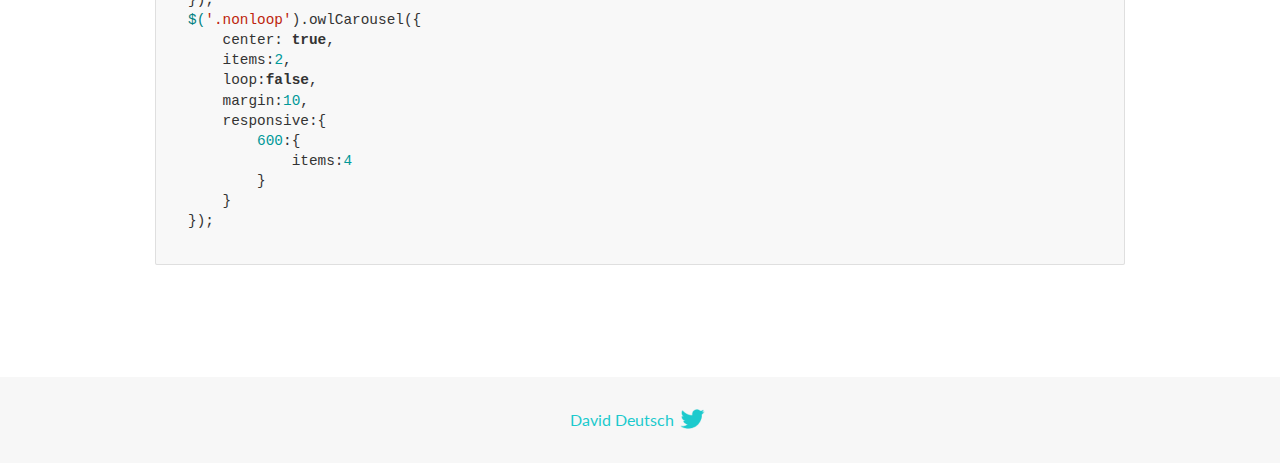
<file: assets/OwlCarousel2-2.3.4/docs/demos/center.html>
<!DOCTYPE html>
<html lang="en">
  <head>

    <!-- head -->
    <meta charset="utf-8">
    <meta name="msapplication-tap-highlight" content="no" />
    <meta name="viewport" content="width=device-width, initial-scale=1.0" />
    <meta name="description" content="Center carousel">
    <meta name="author" content="David Deutsch">
    <title>
      Center Demo | Owl Carousel | 2.3.4
    </title>

    <!-- Stylesheets -->
    <link href='https://fonts.googleapis.com/css?family=Lato:300,400,700,400italic,300italic' rel='stylesheet' type='text/css'>
    <link rel="stylesheet" href="../assets/css/docs.theme.min.css">

    <!-- Owl Stylesheets -->
    <link rel="stylesheet" href="../assets/owlcarousel/assets/owl.carousel.min.css">
    <link rel="stylesheet" href="../assets/owlcarousel/assets/owl.theme.default.min.css">

    <!-- HTML5 shim and Respond.js IE8 support of HTML5 elements and media queries -->

    <!--[if lt IE 9]>
      <script src="https://oss.maxcdn.com/libs/html5shiv/3.7.0/html5shiv.js"></script>
      <script src="https://oss.maxcdn.com/libs/respond.js/1.3.0/respond.min.js"></script>
    <![endif]-->

    <!-- Favicons -->
    <link rel="apple-touch-icon-precomposed" sizes="144x144" href="../assets/ico/apple-touch-icon-144-precomposed.png">
    <link rel="shortcut icon" href="../assets/ico/favicon.png">
    <link rel="shortcut icon" href="favicon.ico">

    <!-- Yeah i know js should not be in header. Its required for demos.-->

    <!-- javascript -->
    <script src="../assets/vendors/jquery.min.js"></script>
    <script src="../assets/owlcarousel/owl.carousel.js"></script>
  </head>
  <body>

    <!-- header -->
    <header class="header">
      <div class="row">
        <div class="large-12 columns">
          <div class="brand left">
            <h3>
              <a href="/OwlCarousel2/">owl.carousel.js</a> 
            </h3>
          </div>
          <a id="toggle-nav" class="right">
            <span></span> <span></span> <span></span> 
          </a> 
          <div class="nav-bar">
            <ul class="clearfix">
              <li> <a href="/OwlCarousel2/index.html">Home</a>  </li>
              <li class="active">
                <a href="/OwlCarousel2/demos/demos.html">Demos</a> 
              </li>
              <li> <a href="/OwlCarousel2/docs/started-welcome.html">Docs</a>  </li>
              <li>
                <a href="https://github.com/OwlCarousel2/OwlCarousel2/archive/2.3.4.zip">Download</a> 
                <span class="download"></span> 
              </li>
            </ul>
          </div>
        </div>
      </div>
    </header>

    <!-- title -->
    <section class="title">
      <div class="row">
        <div class="large-12 columns">
          <h1>Center</h1>
        </div>
      </div>
    </section>

    <!--  Demos -->
    <section id="demos">
      <div class="row">
        <div class="large-12 columns">
          <h4 id="center-with-loop">Center with loop</h4>
          <div class="loop owl-carousel owl-theme">
            <div class="item">
              <h4>1</h4>
            </div>
            <div class="item">
              <h4>2</h4>
            </div>
            <div class="item">
              <h4>3</h4>
            </div>
            <div class="item">
              <h4>4</h4>
            </div>
            <div class="item">
              <h4>5</h4>
            </div>
            <div class="item">
              <h4>6</h4>
            </div>
            <div class="item">
              <h4>7</h4>
            </div>
            <div class="item">
              <h4>8</h4>
            </div>
            <div class="item">
              <h4>9</h4>
            </div>
            <div class="item">
              <h4>10</h4>
            </div>
            <div class="item">
              <h4>11</h4>
            </div>
            <div class="item">
              <h4>12</h4>
            </div>
          </div>
          <br>
          <h4 id="center-without-loop">Center without loop</h4>
          <div class="nonloop owl-carousel">
            <div class="item">
              <h4>1</h4>
            </div>
            <div class="item">
              <h4>2</h4>
            </div>
            <div class="item">
              <h4>3</h4>
            </div>
            <div class="item">
              <h4>4</h4>
            </div>
            <div class="item">
              <h4>5</h4>
            </div>
            <div class="item">
              <h4>6</h4>
            </div>
            <div class="item">
              <h4>7</h4>
            </div>
            <div class="item">
              <h4>8</h4>
            </div>
            <div class="item">
              <h4>9</h4>
            </div>
            <div class="item">
              <h4>10</h4>
            </div>
            <div class="item">
              <h4>11</h4>
            </div>
            <div class="item">
              <h4>12</h4>
            </div>
          </div>
          <h3 id="overview">Overview</h3>
          <blockquote>
            <p>Works well with odd and even items on screen. Keep in mind that dots are not working here like a pagination.</p>
          </blockquote>
          <p>Add center to setup:</p>
          <pre><code>center:true</code></pre>
          <h3 id="setup">Setup</h3>
          <pre><code>$(&#39;.loop&#39;).owlCarousel({
    center: true,
    items:2,
    loop:true,
    margin:10,
    responsive:{
        600:{
            items:4
        }
    }
});
$(&#39;.nonloop&#39;).owlCarousel({
    center: true,
    items:2,
    loop:false,
    margin:10,
    responsive:{
        600:{
            items:4
        }
    }
});</code></pre>
          <script>
            jQuery(document).ready(function($) {
              $('.loop').owlCarousel({
                center: true,
                items: 2,
                loop: true,
                margin: 10,
                responsive: {
                  600: {
                    items: 4
                  }
                }
              });
              $('.nonloop').owlCarousel({
                center: true,
                items: 2,
                loop: false,
                margin: 10,
                responsive: {
                  600: {
                    items: 4
                  }
                }
              });
            });
          </script>
        </div>
      </div>
    </section>

    <!-- footer -->
    <footer class="footer">
      <div class="row">
        <div class="large-12 columns">
          <h5>
            <a href="/OwlCarousel2/docs/support-contact.html">David Deutsch</a> 
            <a id="custom-tweet-button" href="https://twitter.com/share?url=https://github.com/OwlCarousel2/OwlCarousel2&text=Owl Carousel - This is so awesome! " target="_blank"></a> 
          </h5>
        </div>
      </div>
    </footer>

    <!-- vendors -->
    <script src="../assets/vendors/highlight.js"></script>
    <script src="../assets/js/app.js"></script>
  </body>
</html>
</file>
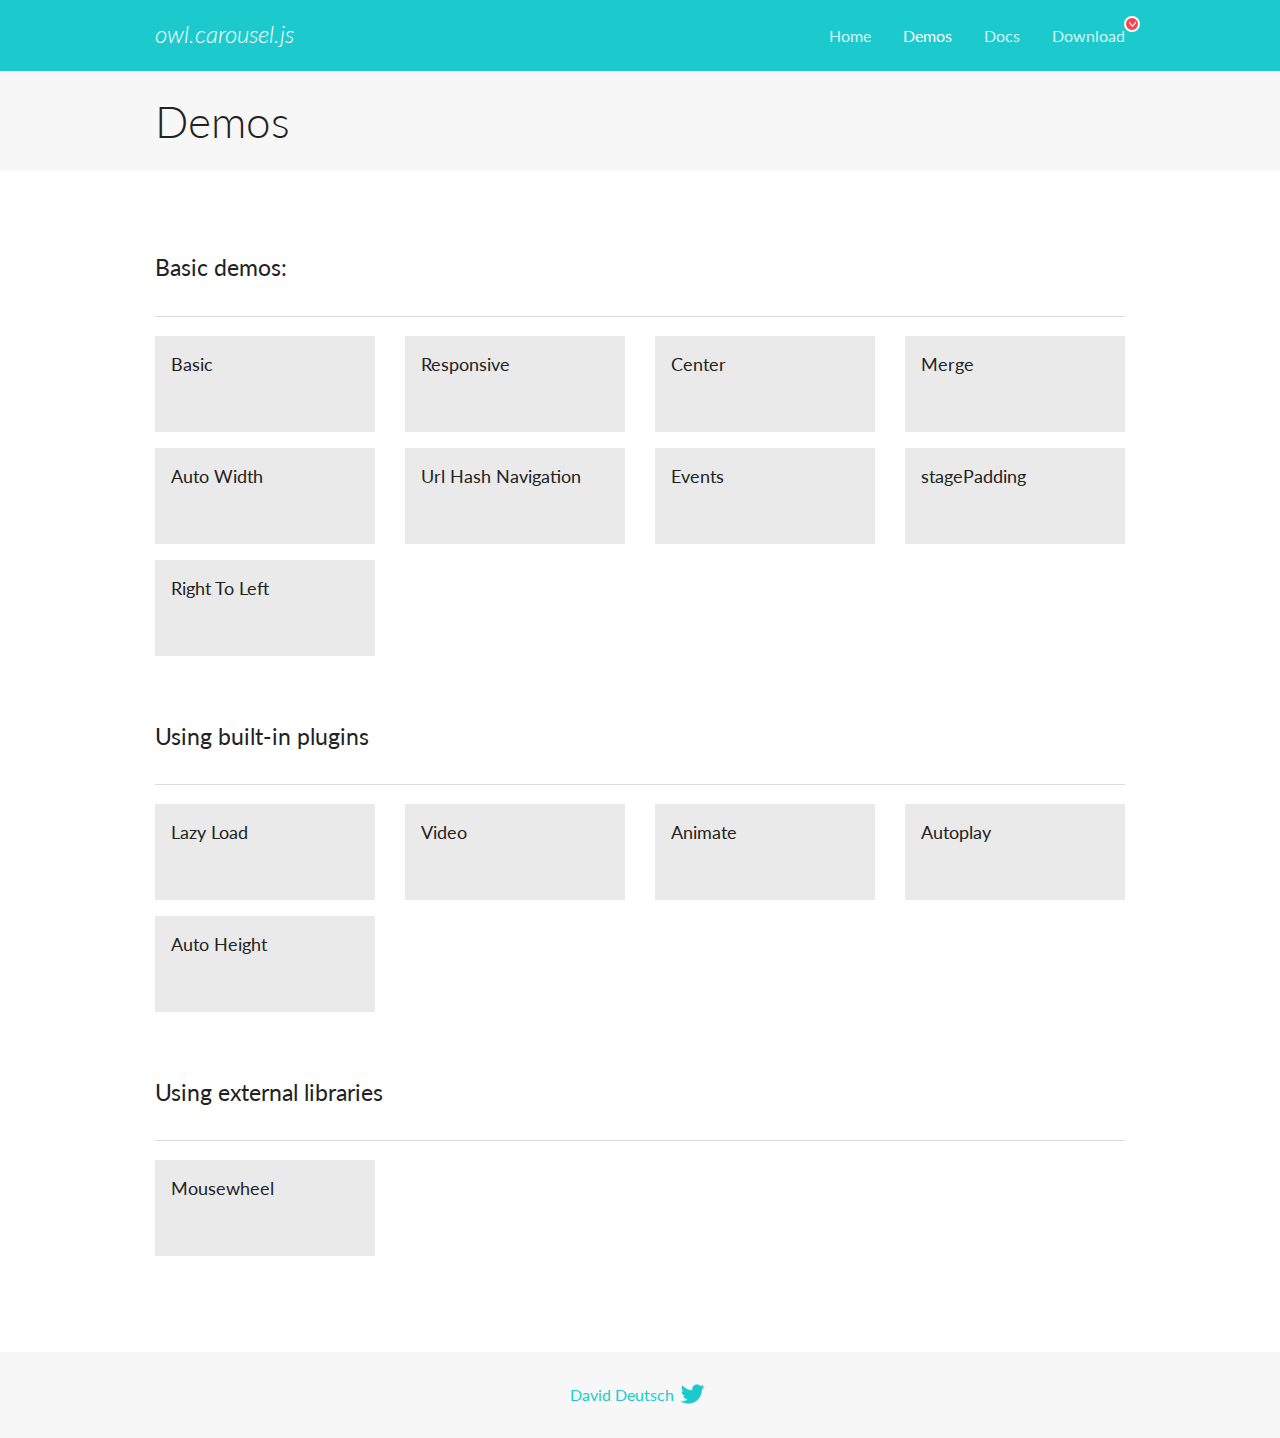
<file: assets/OwlCarousel2-2.3.4/docs/demos/demos.html>
<!DOCTYPE html>
<html lang="en">
  <head>

    <!-- head -->
    <meta charset="utf-8">
    <meta name="msapplication-tap-highlight" content="no" />
    <meta name="viewport" content="width=device-width, initial-scale=1.0" />
    <meta name="description" content="A list of Owl Carousel examples.">
    <meta name="author" content="David Deutsch">
    <title>
      Demos | Owl Carousel | 2.3.4
    </title>

    <!-- Stylesheets -->
    <link href='https://fonts.googleapis.com/css?family=Lato:300,400,700,400italic,300italic' rel='stylesheet' type='text/css'>
    <link rel="stylesheet" href="../assets/css/docs.theme.min.css">

    <!-- Owl Stylesheets -->
    <link rel="stylesheet" href="../assets/owlcarousel/assets/owl.carousel.min.css">
    <link rel="stylesheet" href="../assets/owlcarousel/assets/owl.theme.default.min.css">

    <!-- HTML5 shim and Respond.js IE8 support of HTML5 elements and media queries -->

    <!--[if lt IE 9]>
      <script src="https://oss.maxcdn.com/libs/html5shiv/3.7.0/html5shiv.js"></script>
      <script src="https://oss.maxcdn.com/libs/respond.js/1.3.0/respond.min.js"></script>
    <![endif]-->

    <!-- Favicons -->
    <link rel="apple-touch-icon-precomposed" sizes="144x144" href="../assets/ico/apple-touch-icon-144-precomposed.png">
    <link rel="shortcut icon" href="../assets/ico/favicon.png">
    <link rel="shortcut icon" href="favicon.ico">

    <!-- Yeah i know js should not be in header. Its required for demos.-->

    <!-- javascript -->
    <script src="../assets/vendors/jquery.min.js"></script>
    <script src="../assets/owlcarousel/owl.carousel.js"></script>
  </head>
  <body>

    <!-- header -->
    <header class="header">
      <div class="row">
        <div class="large-12 columns">
          <div class="brand left">
            <h3>
              <a href="/OwlCarousel2/">owl.carousel.js</a> 
            </h3>
          </div>
          <a id="toggle-nav" class="right">
            <span></span> <span></span> <span></span> 
          </a> 
          <div class="nav-bar">
            <ul class="clearfix">
              <li> <a href="/OwlCarousel2/index.html">Home</a>  </li>
              <li class="active">
                <a href="/OwlCarousel2/demos/demos.html">Demos</a> 
              </li>
              <li> <a href="/OwlCarousel2/docs/started-welcome.html">Docs</a>  </li>
              <li>
                <a href="https://github.com/OwlCarousel2/OwlCarousel2/archive/2.3.4.zip">Download</a> 
                <span class="download"></span> 
              </li>
            </ul>
          </div>
        </div>
      </div>
    </header>

    <!-- title -->
    <section class="title">
      <div class="row">
        <div class="large-12 columns">
          <h1>Demos</h1>
        </div>
      </div>
    </section>

    <!--  Demos -->
    <section id="demos">
      <div class="row">
        <div class="large-12 columns">
          <h4 id="basic-demos-">Basic demos:</h4>
          <hr>
          <div class="demo-list">
            <div class="row">
              <div class="small-6 medium-4 large-3 columns">
                <a href="basic.html" class="demo-block">
                  <h5>Basic </h5>
                </a> 
              </div>
              <div class="small-6 medium-4 large-3 columns">
                <a href="responsive.html" class="demo-block">
                  <h5>Responsive </h5>
                </a> 
              </div>
              <div class="small-6 medium-4 large-3 columns">
                <a href="center.html" class="demo-block">
                  <h5>Center </h5>
                </a> 
              </div>
              <div class="small-6 medium-4 large-3 columns">
                <a href="merge.html" class="demo-block">
                  <h5>Merge </h5>
                </a> 
              </div>
              <div class="small-6 medium-4 large-3 columns">
                <a href="autowidth.html" class="demo-block">
                  <h5>Auto Width </h5>
                </a> 
              </div>
              <div class="small-6 medium-4 large-3 columns">
                <a href="urlhashnav.html" class="demo-block">
                  <h5>Url Hash Navigation </h5>
                </a> 
              </div>
              <div class="small-6 medium-4 large-3 columns">
                <a href="events.html" class="demo-block">
                  <h5>Events </h5>
                </a> 
              </div>
              <div class="small-6 medium-4 large-3 columns">
                <a href="stagepadding.html" class="demo-block">
                  <h5>stagePadding </h5>
                </a> 
              </div>
              <div class="small-6 medium-4 large-3 columns">
                <a href="rtl.html" class="demo-block">
                  <h5>Right To Left </h5>
                </a> 
              </div>
            </div>
          </div>
          <h4 id="using-built-in-plugins">Using built-in plugins</h4>
          <hr>
          <div class="demo-list">
            <div class="row">
              <div class="small-6 medium-4 large-3 columns">
                <a href="lazyLoad.html" class="demo-block">
                  <h5>Lazy Load </h5>
                </a> 
              </div>
              <div class="small-6 medium-4 large-3 columns">
                <a href="video.html" class="demo-block">
                  <h5>Video </h5>
                </a> 
              </div>
              <div class="small-6 medium-4 large-3 columns">
                <a href="animate.html" class="demo-block">
                  <h5>Animate </h5>
                </a> 
              </div>
              <div class="small-6 medium-4 large-3 columns">
                <a href="autoplay.html" class="demo-block">
                  <h5>Autoplay </h5>
                </a> 
              </div>
              <div class="small-6 medium-4 large-3 columns">
                <a href="autoheight.html" class="demo-block">
                  <h5>Auto Height </h5>
                </a> 
              </div>
            </div>
          </div>
          <h4 id="using-external-libraries">Using external libraries</h4>
          <hr>
          <div class="demo-list">
            <div class="row">
              <div class="small-6 medium-4 large-3 columns">
                <a href="mousewheel.html" class="demo-block">
                  <h5>Mousewheel </h5>
                </a> 
              </div>
            </div>
          </div>
        </div>
      </div>
    </section>

    <!-- footer -->
    <footer class="footer">
      <div class="row">
        <div class="large-12 columns">
          <h5>
            <a href="/OwlCarousel2/docs/support-contact.html">David Deutsch</a> 
            <a id="custom-tweet-button" href="https://twitter.com/share?url=https://github.com/OwlCarousel2/OwlCarousel2&text=Owl Carousel - This is so awesome! " target="_blank"></a> 
          </h5>
        </div>
      </div>
    </footer>

    <!-- vendors -->
    <script src="../assets/vendors/highlight.js"></script>
    <script src="../assets/js/app.js"></script>
  </body>
</html>
</file>
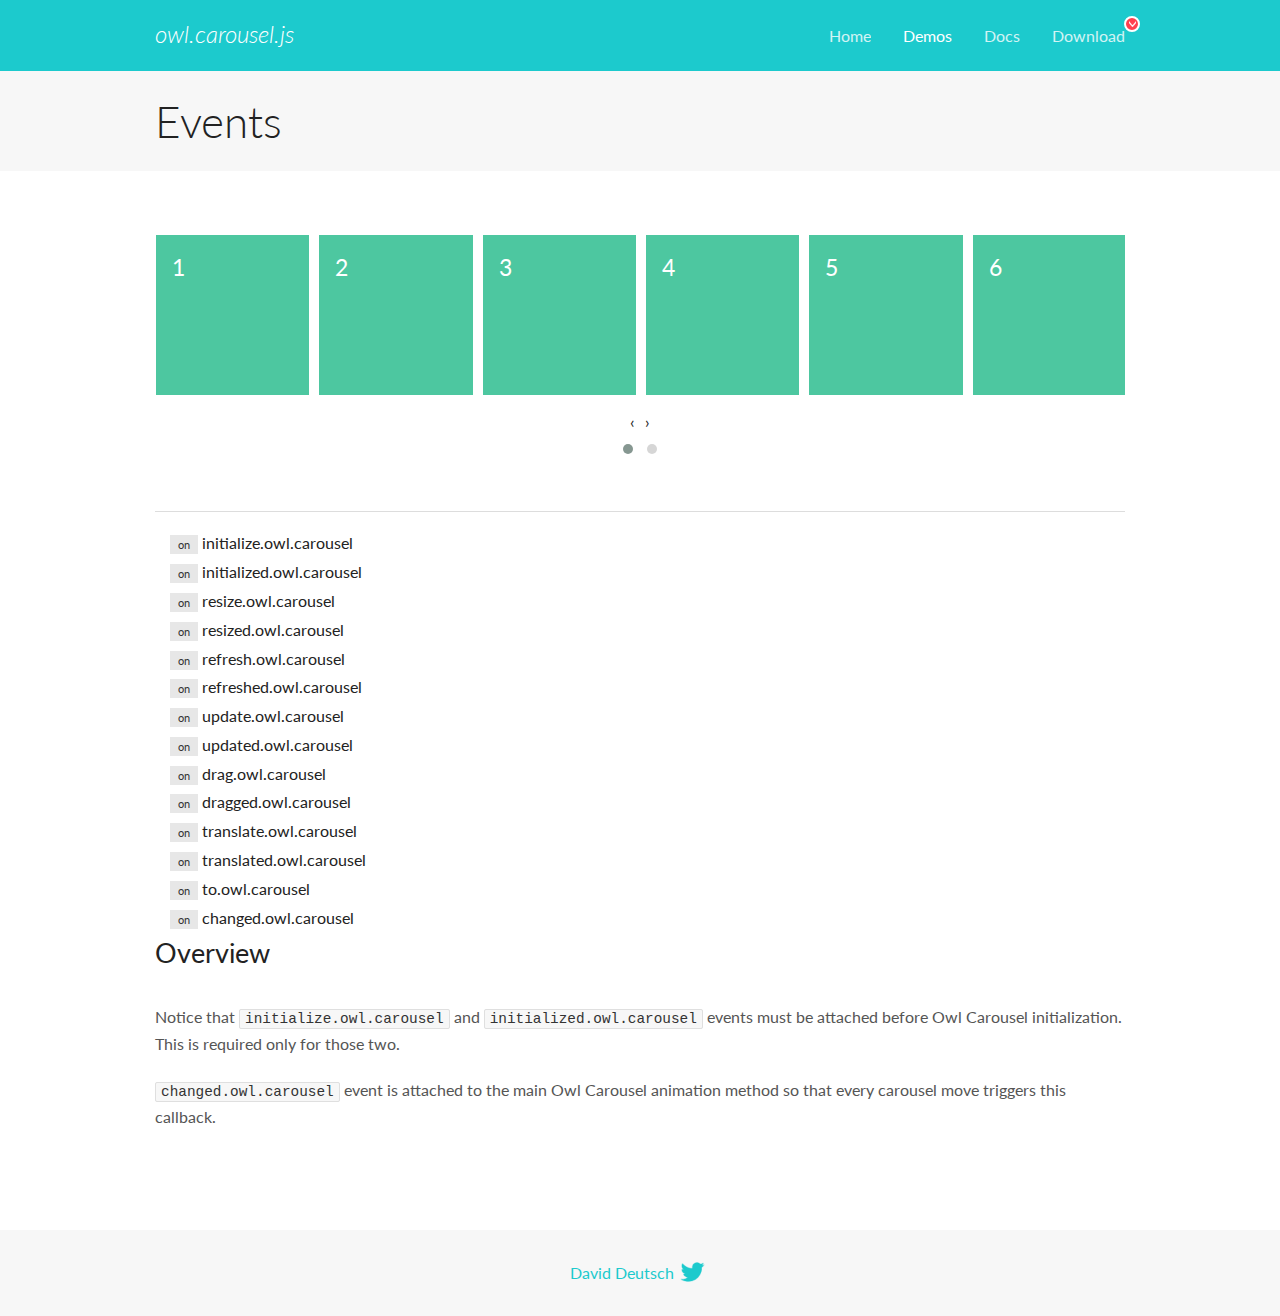
<file: assets/OwlCarousel2-2.3.4/docs/demos/events.html>
<!DOCTYPE html>
<html lang="en">
  <head>

    <!-- head -->
    <meta charset="utf-8">
    <meta name="msapplication-tap-highlight" content="no" />
    <meta name="viewport" content="width=device-width, initial-scale=1.0" />
    <meta name="description" content="Events usage demo">
    <meta name="author" content="David Deutsch">
    <title>
      Events Demo | Owl Carousel | 2.3.4
    </title>

    <!-- Stylesheets -->
    <link href='https://fonts.googleapis.com/css?family=Lato:300,400,700,400italic,300italic' rel='stylesheet' type='text/css'>
    <link rel="stylesheet" href="../assets/css/docs.theme.min.css">

    <!-- Owl Stylesheets -->
    <link rel="stylesheet" href="../assets/owlcarousel/assets/owl.carousel.min.css">
    <link rel="stylesheet" href="../assets/owlcarousel/assets/owl.theme.default.min.css">

    <!-- HTML5 shim and Respond.js IE8 support of HTML5 elements and media queries -->

    <!--[if lt IE 9]>
      <script src="https://oss.maxcdn.com/libs/html5shiv/3.7.0/html5shiv.js"></script>
      <script src="https://oss.maxcdn.com/libs/respond.js/1.3.0/respond.min.js"></script>
    <![endif]-->

    <!-- Favicons -->
    <link rel="apple-touch-icon-precomposed" sizes="144x144" href="../assets/ico/apple-touch-icon-144-precomposed.png">
    <link rel="shortcut icon" href="../assets/ico/favicon.png">
    <link rel="shortcut icon" href="favicon.ico">

    <!-- Yeah i know js should not be in header. Its required for demos.-->

    <!-- javascript -->
    <script src="../assets/vendors/jquery.min.js"></script>
    <script src="../assets/owlcarousel/owl.carousel.js"></script>
  </head>
  <body>

    <!-- header -->
    <header class="header">
      <div class="row">
        <div class="large-12 columns">
          <div class="brand left">
            <h3>
              <a href="/OwlCarousel2/">owl.carousel.js</a> 
            </h3>
          </div>
          <a id="toggle-nav" class="right">
            <span></span> <span></span> <span></span> 
          </a> 
          <div class="nav-bar">
            <ul class="clearfix">
              <li> <a href="/OwlCarousel2/index.html">Home</a>  </li>
              <li class="active">
                <a href="/OwlCarousel2/demos/demos.html">Demos</a> 
              </li>
              <li> <a href="/OwlCarousel2/docs/started-welcome.html">Docs</a>  </li>
              <li>
                <a href="https://github.com/OwlCarousel2/OwlCarousel2/archive/2.3.4.zip">Download</a> 
                <span class="download"></span> 
              </li>
            </ul>
          </div>
        </div>
      </div>
    </header>

    <!-- title -->
    <section class="title">
      <div class="row">
        <div class="large-12 columns">
          <h1>Events</h1>
        </div>
      </div>
    </section>

    <!--  Demos -->
    <section id="demos">
      <div class="row">
        <div class="large-12 columns">
          <div class="owl-carousel owl-theme">
            <div class="item">
              <h4>1</h4>
            </div>
            <div class="item">
              <h4>2</h4>
            </div>
            <div class="item">
              <h4>3</h4>
            </div>
            <div class="item">
              <h4>4</h4>
            </div>
            <div class="item">
              <h4>5</h4>
            </div>
            <div class="item">
              <h4>6</h4>
            </div>
            <div class="item">
              <h4>7</h4>
            </div>
            <div class="item">
              <h4>8</h4>
            </div>
            <div class="item">
              <h4>9</h4>
            </div>
            <div class="item">
              <h4>10</h4>
            </div>
            <div class="item">
              <h4>11</h4>
            </div>
            <div class="item">
              <h4>12</h4>
            </div>
          </div>
          <hr>
          <div class="large-12 columns callbacks">
            <div><span class="label secondary initialize">on</span>  initialize.owl.carousel </div>
            <div><span class="label secondary initialized">on</span>  initialized.owl.carousel </div>
            <div><span class="label secondary resize">on</span>  resize.owl.carousel </div>
            <div><span class="label secondary resized">on</span>  resized.owl.carousel </div>
            <div><span class="label secondary refresh">on</span>  refresh.owl.carousel </div>
            <div><span class="label secondary refreshed">on</span>  refreshed.owl.carousel </div>
            <div><span class="label secondary update">on</span>  update.owl.carousel </div>
            <div><span class="label secondary updated">on</span>  updated.owl.carousel </div>
            <div><span class="label secondary drag">on</span>  drag.owl.carousel </div>
            <div><span class="label secondary dragged">on</span>  dragged.owl.carousel </div>
            <div><span class="label secondary translate">on</span>  translate.owl.carousel </div>
            <div><span class="label secondary translated">on</span>  translated.owl.carousel </div>
            <div><span class="label secondary to">on</span>  to.owl.carousel </div>
            <div><span class="label secondary changed">on</span>  changed.owl.carousel </div>
          </div>
          <h3 id="overview">Overview</h3>
          <p>Notice that <code>initialize.owl.carousel</code> and <code>initialized.owl.carousel</code> events must be attached before Owl Carousel initialization. This is required only for those two.</p>
          <p><code>changed.owl.carousel</code> event is attached to the main Owl Carousel animation method so that every carousel move triggers this callback.</p>
          <script>
            jQuery(document).ready(function($) {
              var owl = $('.owl-carousel');
              owl.on('initialize.owl.carousel initialized.owl.carousel ' +
                'initialize.owl.carousel initialize.owl.carousel ' +
                'resize.owl.carousel resized.owl.carousel ' +
                'refresh.owl.carousel refreshed.owl.carousel ' +
                'update.owl.carousel updated.owl.carousel ' +
                'drag.owl.carousel dragged.owl.carousel ' +
                'translate.owl.carousel translated.owl.carousel ' +
                'to.owl.carousel changed.owl.carousel',
                function(e) {
                  $('.' + e.type)
                    .removeClass('secondary')
                    .addClass('success');
                  window.setTimeout(function() {
                    $('.' + e.type)
                      .removeClass('success')
                      .addClass('secondary');
                  }, 500);
                });
              owl.owlCarousel({
                loop: true,
                nav: true,
                lazyLoad: true,
                margin: 10,
                video: true,
                responsive: {
                  0: {
                    items: 1
                  },
                  600: {
                    items: 3
                  },
                  960: {
                    items: 5,
                  },
                  1200: {
                    items: 6
                  }
                }
              });
            });
          </script>
        </div>
      </div>
    </section>

    <!-- footer -->
    <footer class="footer">
      <div class="row">
        <div class="large-12 columns">
          <h5>
            <a href="/OwlCarousel2/docs/support-contact.html">David Deutsch</a> 
            <a id="custom-tweet-button" href="https://twitter.com/share?url=https://github.com/OwlCarousel2/OwlCarousel2&text=Owl Carousel - This is so awesome! " target="_blank"></a> 
          </h5>
        </div>
      </div>
    </footer>

    <!-- vendors -->
    <script src="../assets/vendors/highlight.js"></script>
    <script src="../assets/js/app.js"></script>
  </body>
</html>
</file>
<file: css/style.css>
:root {
  --brandColor: #754ffe;
}
.text-primary {
  color: var(--brandColor) !important;
}
.bg-primary,
.btn-primary {
  background-color: var(--brandColor) !important;
  background: var(--brandColor) !important;
}
.dropdown:hover .dropdown-menu {
  display: block;
}
.dropdown-menu {
  text-transform: uppercase;
}
.dropdown .btn {
  text-transform: capitalize;
}
.sun-image .btn {
  text-transform: capitalize;
  border: 1px solid var(--brandColor);
  color: var(--brandColor);
  font-weight: 500;
}
.nav-link{
  font-size: 16px;
  font-weight: 600;
}
h1 {
  font-weight: bold;
  font-size: 55px;
}
.banner,
.bg-violet {
  background-image: linear-gradient(to right, #fff 40%, #b3b3ff);
}
.banner .modern {
  display: flex;
  justify-content: center;
  flex-direction: column;
  text-transform: capitalize;
}
.liner {
  font-weight: 600;
  font-size: 20px;
  border-radius: 0px;
  padding: 4px 30px;
  background-position: right;
  transition: all 1s ease;
  color: black;
}

.liner:hover {
  background-position: left;
  background-color: #0edc8d;
  background: linear-gradient(to right, #0edc8d 50%, black 50%);
  background-size: 200% 100%;
}

u {
  color: var(--brandColor);
  font-weight: bold;
}
.sites .geeks {
  display: flex;
  flex-direction: column;
  justify-content: center;
  align-items: center;
}
.fast {
  color: var(--brandColor);
  font-weight: bold;
}
.love {
  font-size: 40px;
  font-weight: bold;
}
.mauris {
  font-weight: bold;
}
.banner .btn {
  border-radius: 5px;
  font-weight: bold;
  text-transform: capitalize;
}
.modern {
  font-weight: 600;
}
.banner .fa-circle-check:before {
  content: "\f058";
  color: #72b972;
  margin-right: 10px;
}
.sites .geeks .stars {
  flex-direction: column;
  color: rgb(124, 123, 123);
  font-weight: 600;
}
.sites .geeks .stars .fa-circle-check:before {
  content: "\f058";
  color: #72b972;
  margin-right: 10px;
}
.sites img {
  border-radius: 25px;
  background-color: #e2e8f0;
}
.border-bottom {
  border-bottom: 1px solid gainsboro;
}
.powerful-design .fa-star:before,
.fa {
  margin-right: 5px;
  color: var(--brandColor);
}
.powerful-design .wep {
  justify-content: center;
  align-items: center;
}
.powerful-design .f-bold {
  font-weight: 600;
  font-size: 20px;
}
.powerful-design .imagess {
  border-radius: 25px;
  background-color: #e2e8f0;
}
.apps {
  background-color: #e2e8f0;
}
.apps .card {
  min-height: 200px;
}
.apps .integrate {
  font-size: 50px;
  font-weight: bold;
}
.apps .bold {
  font-size: 20px;
  font-weight: 600;
  margin-bottom: 5px;
}
.apps .w-25 {
  width: 48px !important;
  height: 48px !important;
}
.apps .btnparent .btn {
  background-color: #754ffe;
  font-weight: 500;
  text-transform: capitalize;
}
.apps .text-danger {
  font-weight: 500;
}
.apps .text-gray {
  font-weight: 600;
  color: rgb(115, 109, 109);
}
.hubspot .purchase {
  font-weight: 600;
  color: rgb(115, 109, 109);
}
.hubspot .ali {
  font-weight: 600;
}
.hubspot .ul {
  color: rgb(115, 109, 109);
}
.underline {
  border-bottom: 1px solid gainsboro;
}

.setups i {
  background-color: var(--brandColor);
  border-radius: 50%;
  width: 50px;
  height: 50px;
}
.setups .process {
  color: rgb(115, 109, 109);
  font-weight: 500;
}

.setups i:before {
  display: flex;
  justify-content: center;
  align-items: center;
  height: 50px;
  color: #fff;
  font-size: 22px;
}
.switch {
  position: relative;
  display: inline-block;
  width: 50px;
  height: 30px;
}

.switch input {
  opacity: 0;
  width: 0;
  height: 0;
}

.slider {
  position: absolute;
  cursor: pointer;
  top: 0;
  left: 0;
  right: 0;
  bottom: 0;
  background-color: #ccc;
  -webkit-transition: 0.4s;
  transition: 0.4s;
}

.slider:before {
  position: absolute;
  content: "";
  height: 20px;
  width: 20px;
  left: 4px;
  bottom: 5px;
  background-color: white;
  -webkit-transition: 0.4s;
  transition: 0.4s;
}

input:checked + .slider {
  background-color: #2f1278;
}

input:focus + .slider {
  box-shadow: 0 0 1px #2196f3;
}

input:checked + .slider:before {
  -webkit-transform: translateX(26px);
  -ms-transform: translateX(26px);
  transform: translateX(26px);
}

/* Rounded sliders */
.slider.round {
  border-radius: 34px;
}

.slider.round:before {
  border-radius: 50%;
}
.simple-plans .pay {
  padding-right: 10px;
  color: rgb(115, 109, 109);
  font-weight: bold;
}
.simple-plans .pays {
  padding-left: 10px;
  color: rgb(115, 109, 109);
  font-weight: bold;
}
.plans {
  color: rgb(115, 109, 109);
  font-weight: 600;
}
.planss {
  color: black;
  font-weight: bold;
  font-size: 42px;
}
.simple-plans .btn {
  margin-left: 30px;
  font-weight: 600;
  width: fit-content;
}
.simple-plans .quality {
  margin-left: 30px;
}
.simple-plans .free {
  font-weight: 620;
  font-size: 20px;
  text-transform: uppercase;
}
.simple-plans .dollar {
  font-weight: 620;
  font-size: 50px;
}
.cursor{
  cursor: no-drop;
}
.simple-plans .fa-check:before {
  color: #72b972;
  margin-right: 10px;
}
.simple-plans .fa-times:before {
  color: #72b972;
  margin-right: 10px;
}
.simple-plans .card .btnn {
  background-color: var(--brandColor);
}
.custom-plan .need {
  font-weight: bold;
  font-size: 25px;
}
.things {
  background-color: #d5dce4;
}
.fall {
  font-size: 50px;
  font-weight: bold;
}
.things .btn-bolue {
  border: none;
  background-color: var(--brandColor);
  border-radius: 4px;
  text-transform: capitalize;
  font-weight: 600;
  color: #fff;
}
.footer {
  font-weight: 600;
  font-size: 3x;
  text-transform: capitalize;
  color: rgb(115, 109, 109);
}
.footer .h3 {
  color: black;
}
.rating .text {
  color: grey;
  font-size: 16px;
  font-weight: 600;
}
.footer .w-25 {
  width: 45% !important;
}
.footer .fa {
  color: black;
}
.footer .fa:hover {
  color: var(--brandColor);
}
.footer .end {
  color: black;
  text-decoration: none;
}

@media (max-width: 768px) {
  .talk,
  .star,
  .planss {
    text-align: center;
  }
  .integrate {
    line-height: 50px;
    text-align: center;
  }
  h1 {
    font-size: 50px;
    text-align: center;
  }
  .fall {
    text-align: center;
    line-height: 55px;
  }
}
@media (max-width: 576px) {
  .planss {
    text-align: center;
    line-height: 45px;
  }
}
@media (min-width: 992px) {
  .Contact{
    width: 50%;
  }
}
</file>
